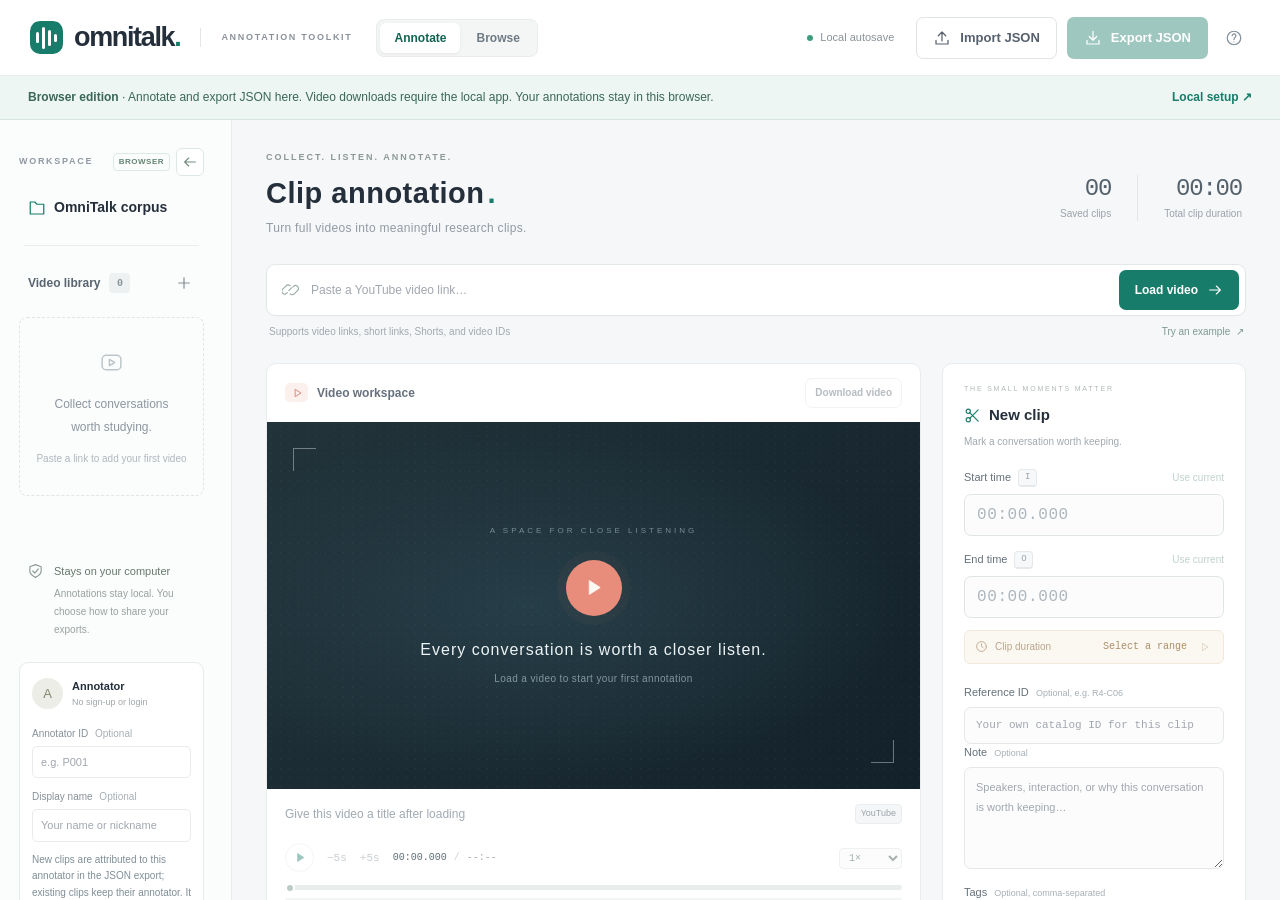
<file: index.html>
<!doctype html>
<html lang="en">
  <head>
    <meta charset="utf-8">
    <meta name="viewport" content="width=device-width, initial-scale=1">
    <meta name="referrer" content="strict-origin-when-cross-origin">
    <meta name="theme-color" content="#177c69">
    <meta name="description" content="OmniTalk local video annotation workspace. Mark clips, add notes, and export JSON.">
    <title>OmniTalk · Clip annotation</title>
    <link rel="icon" href="data:image/svg+xml,%3Csvg xmlns='http://www.w3.org/2000/svg' viewBox='0 0 40 40'%3E%3Crect width='40' height='40' rx='12' fill='%23177c69'/%3E%3Cpath d='M10 17v6m7-13v20m7-17v14m7-10v6' stroke='white' stroke-width='3' stroke-linecap='round'/%3E%3C/svg%3E">
    <link rel="stylesheet" href="./styles.css">
    <link id="downloads-styles" rel="stylesheet" href="./downloads.css">
    <link rel="stylesheet" href="./browse.css">
    <script type="module" src="./app.js"></script>
    <script type="module" src="./browse.js"></script>
  </head>
  <body data-mode="static">
    <svg class="icon-definitions" aria-hidden="true" xmlns="http://www.w3.org/2000/svg">
      <defs>
        <symbol id="i-plus" viewBox="0 0 24 24"><path d="M12 5v14M5 12h14"/></symbol>
        <symbol id="i-play" viewBox="0 0 24 24"><path d="m9 5 11 7-11 7Z"/></symbol>
        <symbol id="i-pause" viewBox="0 0 24 24"><path d="M8 5v14M16 5v14"/></symbol>
        <symbol id="i-link" viewBox="0 0 24 24"><path d="m10 13 4-4m-6 7-1 1a4 4 0 0 1-6-6l5-5a4 4 0 0 1 6 0m0 12a4 4 0 0 0 6 0l5-5a4 4 0 0 0-6-6l-1 1" transform="translate(0 1) scale(.9)"/></symbol>
        <symbol id="i-download" viewBox="0 0 24 24"><path d="M12 3v12m-5-5 5 5 5-5M4 15v5h16v-5"/></symbol>
        <symbol id="i-upload" viewBox="0 0 24 24"><path d="M12 16V4m-5 5 5-5 5 5M4 15v5h16v-5"/></symbol>
        <symbol id="i-check" viewBox="0 0 24 24"><path d="m5 12 4 4L19 6"/></symbol>
        <symbol id="i-video" viewBox="0 0 24 24"><rect x="3" y="5" width="18" height="14" rx="4"/><path d="m10 9 5 3-5 3Z"/></symbol>
        <symbol id="i-external" viewBox="0 0 24 24"><path d="M13 4h7v7m0-7L10 14m-1-9H4v15h15v-5"/></symbol>
        <symbol id="i-scissors" viewBox="0 0 24 24"><circle cx="6" cy="6" r="3"/><circle cx="6" cy="18" r="3"/><path d="m8 8 12 12M8 16 20 4"/></symbol>
        <symbol id="i-edit" viewBox="0 0 24 24"><path d="m14 5 5 5M4 20l5-1L21 7l-5-5L4 14Z"/></symbol>
        <symbol id="i-trash" viewBox="0 0 24 24"><path d="M3 6h18M9 6V3h6v3M5 6l1 15h12l1-15M10 10v7m4-7v7"/></symbol>
        <symbol id="i-search" viewBox="0 0 24 24"><circle cx="10" cy="10" r="6"/><path d="m15 15 6 6"/></symbol>
        <symbol id="i-clock" viewBox="0 0 24 24"><circle cx="12" cy="12" r="9"/><path d="M12 7v5l3 2"/></symbol>
        <symbol id="i-help" viewBox="0 0 24 24"><circle cx="12" cy="12" r="9"/><path d="M9.5 9a2.5 2.5 0 1 1 4 2c-1.5 1-1.5 1-1.5 3m0 3h.01"/></symbol>
        <symbol id="i-folder" viewBox="0 0 24 24"><path d="M3 7V4h6l3 3h9v13H3Z"/></symbol>
        <symbol id="i-arrow" viewBox="0 0 24 24"><path d="M4 12h16m-6-6 6 6-6 6"/></symbol>
        <symbol id="i-close" viewBox="0 0 24 24"><path d="m6 6 12 12M6 18 18 6"/></symbol>
        <symbol id="i-shield" viewBox="0 0 24 24"><path d="m12 3 8 3v6c0 5-8 9-8 9s-8-4-8-9V6Z"/><path d="m8 12 3 3 5-6"/></symbol>
        <symbol id="i-bookmark" viewBox="0 0 24 24"><path d="M6 3h12v18l-6-4-6 4Z"/></symbol>
      </defs>
    </svg>

    <header class="topbar">
      <a class="brand" href="./" aria-label="OmniTalk workspace">
        <span class="brand-mark" aria-hidden="true"><i></i><i></i><i></i><i></i></span>
        <span>omnitalk<span class="brand-period">.</span></span>
        <span class="brand-caption">ANNOTATION TOOLKIT</span>
      </a>
      <div class="view-switch" role="tablist" aria-label="View">
        <button type="button" role="tab" class="view-tab" id="view-annotate" aria-selected="true" aria-controls="annotate-view">Annotate</button>
        <button type="button" role="tab" class="view-tab" id="view-browse" aria-selected="false" aria-controls="browse-view">Browse</button>
      </div>
      <div class="topbar-actions" data-view-only="annotate">
        <span class="save-status" id="save-status" role="status"><span class="status-dot"></span>Local autosave</span>
        <button class="button secondary" id="import-button"><svg class="icon"><use href="#i-upload"/></svg><span>Import JSON</span></button>
        <input type="file" id="import-file" accept="application/json,.json" multiple hidden>
        <button class="button primary" id="export-button"><svg class="icon"><use href="#i-download"/></svg><span>Export JSON</span></button>
        <button class="icon-button help-button" id="help-button" aria-label="Help"><svg class="icon"><use href="#i-help"/></svg></button>
      </div>
    </header>

    <div id="browser-demo-notice" class="browser-demo-notice" role="note" data-view-only="annotate" hidden>
      <span><strong>Browser edition</strong> · Annotate and export JSON here. Video downloads require the local app. Your annotations stay in this browser.</span>
      <a href="https://github.com/chnln/omnitalk-annotation-toolkit#run-locally" target="_blank" rel="noopener noreferrer">Local setup ↗</a>
    </div>
    <div class="app-layout" id="annotate-view" data-view-only="annotate">
      <aside class="sidebar" id="library-sidebar" aria-label="Project and video library">
        <div class="workspace-label"><span>WORKSPACE</span><span class="local-pill"><span class="status-dot"></span>LOCAL</span><button class="sidebar-toggle" id="sidebar-toggle" type="button" aria-expanded="true" aria-controls="sidebar-content" aria-label="Collapse video library" title="Collapse video library"><svg class="icon" aria-hidden="true"><use href="#i-arrow"/></svg><span class="sidebar-toggle-text">Library</span></button></div>
        <div class="sidebar-content" id="sidebar-content">
        <div class="project-picker" id="project-picker" hidden><select id="project-select" aria-label="Loaded file"></select><button class="icon-button" id="delete-project" type="button" aria-label="Remove this loaded file" title="Remove this loaded file from browser storage"><svg class="icon"><use href="#i-trash"/></svg></button></div>
        <label class="project-field" for="project-name"><svg class="icon"><use href="#i-folder"/></svg><input id="project-name" aria-label="Project name" maxlength="200" value="OmniTalk corpus"></label>
        <div class="sidebar-divider"></div>
        <div class="library-heading"><h2>Video library <span id="video-count" class="count-pill">0</span></h2><button class="icon-button" id="add-video-focus" aria-label="Add video"><svg class="icon"><use href="#i-plus"/></svg></button></div>
        <div class="library-filters" id="library-filters" role="search" aria-label="Filter video library" hidden>
          <label class="library-search"><svg class="icon"><use href="#i-search"/></svg><input id="library-search" placeholder="Filter by title, YouTube ID, or ref ID" aria-label="Filter videos by title, YouTube ID, or reference ID" autocomplete="off"></label>
          <select id="library-annotator" aria-label="Filter videos by annotator"></select>
          <select id="library-status" aria-label="Filter videos by question status"></select>
          <select id="library-scenario" aria-label="Filter videos by scenario category"></select>
          <div class="library-filter-summary" id="library-filter-summary" role="status" hidden><span id="library-filter-count"></span><button class="text-button" id="clear-library-filters" type="button">Clear filters</button></div>
        </div>
        <nav id="video-list" class="video-list" aria-label="Video list"></nav>
        <div class="library-empty" id="library-empty"><svg class="icon"><use href="#i-video"/></svg><p>Collect conversations<br>worth studying.</p><span>Paste a link to add your first video</span></div>
        <div class="sidebar-bottom">
          <div class="privacy-note"><svg class="icon"><use href="#i-shield"/></svg><div><strong>Stays on your computer</strong><p>Annotations stay local. You choose how to share your exports.</p></div></div>
          <div class="participant-card">
            <div class="participant-heading"><span class="avatar" id="participant-avatar">A</span><div><strong>Annotator</strong><span>No sign-up or login</span></div></div>
            <label for="annotator-id">Annotator ID <span class="optional">Optional</span></label><input id="annotator-id" placeholder="e.g. P001" maxlength="200" autocomplete="off" aria-describedby="annotator-help">
            <label for="annotator-name">Display name <span class="optional">Optional</span></label><input id="annotator-name" placeholder="Your name or nickname" maxlength="200" autocomplete="off">
            <p class="annotator-help" id="annotator-help">New clips are attributed to this annotator in the JSON export; existing clips keep their annotator. It is not an account and does not affect downloads.</p>
          </div>
          <span class="sidebar-version">OmniTalk Research · v0.3</span>
        </div>
        </div>
      </aside>

      <main>
        <div class="page-heading">
          <div><div class="eyebrow">COLLECT. LISTEN. ANNOTATE.</div><h1>Clip annotation<span class="heading-dot">.</span></h1><p>Turn full videos into meaningful research clips.</p></div>
          <div class="workspace-stats"><span><strong id="total-clips">00</strong>Saved clips</span><span><strong id="total-duration">00:00</strong>Total clip duration</span></div>
        </div>
        <div class="storage-warning" id="storage-warning" role="alert" hidden><span id="storage-warning-text"></span><button class="text-button" id="recover-storage" hidden>Download original draft</button></div>
        <section class="source-loader" aria-label="Load a YouTube video">
          <form id="source-form"><div class="url-field"><svg class="icon"><use href="#i-link"/></svg><input id="source-url" aria-label="YouTube video link" placeholder="Paste a YouTube video link…" autocomplete="off" spellcheck="false" required></div><button type="submit" class="button primary">Load video<svg class="icon"><use href="#i-arrow"/></svg></button></form>
          <div class="source-helper"><span>Supports video links, short links, Shorts, and video IDs</span><button type="button" class="text-button" id="load-example">Try an example <span aria-hidden="true">↗</span></button></div>
          <p class="field-error" id="source-error" role="alert" hidden></p>
        </section>

        <div class="annotation-grid">
          <section class="video-card" aria-labelledby="video-section-heading">
            <div class="video-card-heading"><div class="video-heading-label"><span class="youtube-mark"><svg class="icon"><use href="#i-play"/></svg></span><h2 id="video-section-heading">Video workspace</h2></div><a id="source-link" class="subtle-link" target="_blank" rel="noopener" hidden>Original video<svg class="icon"><use href="#i-external"/></svg></a></div>
            <div class="player-stage" id="player-stage">
              <div class="video-empty" id="video-empty"><span class="preview-eyebrow">A SPACE FOR CLOSE LISTENING</span><span class="empty-play"><svg class="icon"><use href="#i-play"/></svg></span><h3>Every conversation is worth a closer listen.</h3><p>Load a video to start your first annotation</p><span class="empty-corner top-left"></span><span class="empty-corner bottom-right"></span></div>
              <div id="youtube-mount" hidden><div id="youtube-player"></div></div>
            </div>
            <div class="video-meta"><input id="video-title" aria-label="Video title" placeholder="Give this video a title after loading" maxlength="500" disabled><span class="video-source-badge">YouTube</span></div>
            <div class="video-copy-actions" id="video-copy-actions" hidden>
              <button type="button" class="button secondary" id="copy-video-title">Copy title</button>
              <button type="button" class="button secondary" id="copy-video-url">Copy URL</button>
              <button type="button" class="button secondary video-id-button" id="copy-video-id" aria-label="Copy YouTube ID" title="Copy YouTube ID">Copy ID</button>
            </div>
            <div class="player-notice" id="player-notice" role="status" hidden><span id="player-notice-text"></span><button class="text-button" id="retry-player" hidden>Retry</button></div>
            <div class="transport">
              <div class="transport-controls"><div class="playback-buttons"><button class="play-toggle icon-button" id="play-toggle" aria-label="Play" disabled><svg class="icon"><use href="#i-play"/></svg></button><button class="skip-button" id="seek-back" aria-label="Back 5 seconds" disabled>−5s</button><button class="skip-button" id="seek-forward" aria-label="Forward 5 seconds" disabled>+5s</button><span class="playback-time"><span id="current-time">00:00.000</span><span class="time-divider">/</span><span id="video-duration">--:--</span></span></div><label class="speed-control" for="playback-rate"><span class="sr-only">Playback speed</span><select id="playback-rate" disabled><option value="0.5">0.5×</option><option value="0.75">0.75×</option><option value="1" selected>1×</option><option value="1.25">1.25×</option><option value="1.5">1.5×</option><option value="2">2×</option></select></label></div>
              <input type="range" id="seek-range" min="0" max="1" value="0" step="0.01" aria-label="Video progress" disabled>
              <div class="clip-timeline" id="clip-timeline" aria-label="Annotated ranges"></div>
              <div class="timeline-labels"><span>00:00</span><span id="timeline-middle">--:--</span><span id="timeline-end">--:--</span></div>
            </div>
            <div class="video-card-footer"><span class="status-dot muted"></span><span id="player-footnote">Playback needs internet · Times can also be entered manually</span><button class="text-button keyboard-help" id="keyboard-help">Shortcuts <kbd>?</kbd></button></div>
          </section>

          <section class="editor-card" aria-labelledby="editor-heading">
            <div class="editor-header"><span class="section-kicker">THE SMALL MOMENTS MATTER</span><div><h2 id="editor-heading"><svg class="icon"><use href="#i-scissors"/></svg><span id="editor-title">New clip</span></h2><button class="text-button" id="cancel-edit" hidden>Cancel editing</button></div><p>Mark a conversation worth keeping.</p></div>
            <form id="clip-form">
              <fieldset id="clip-fields" disabled>
                <div class="time-field"><div class="field-label"><label for="clip-start">Start time <kbd>I</kbd></label><button type="button" class="capture-button" id="capture-start" disabled>Use current</button></div><input id="clip-start" class="time-input" placeholder="00:00.000" autocomplete="off" spellcheck="false" required></div>
                <div class="time-field"><div class="field-label"><label for="clip-end">End time <kbd>O</kbd></label><button type="button" class="capture-button" id="capture-end" disabled>Use current</button></div><input id="clip-end" class="time-input" placeholder="00:00.000" autocomplete="off" spellcheck="false" required></div>
                <div class="selection-duration"><svg class="icon"><use href="#i-clock"/></svg><span>Clip duration</span><strong id="selection-duration">Select a range</strong><button type="button" class="icon-button" id="preview-draft" aria-label="Preview current range" disabled><svg class="icon"><use href="#i-play"/></svg></button></div>
                <label for="clip-ref" class="form-label">Reference ID <span class="optional">Optional, e.g. R4-C06</span></label><input id="clip-ref" class="ref-input" maxlength="100" autocomplete="off" spellcheck="false" placeholder="Your own catalog ID for this clip">
                <label for="clip-note" class="form-label">Note <span class="optional">Optional</span></label><textarea id="clip-note" rows="4" maxlength="20000" placeholder="Speakers, interaction, or why this conversation is worth keeping…"></textarea>
                <label for="clip-tags" class="form-label">Tags <span class="optional">Optional, comma-separated</span></label><input id="clip-tags" maxlength="1200" placeholder="e.g. group conversation, overlapping speech">
                <span class="form-label" id="clip-scenarios-label">Scenario category <span class="optional">Optional, usually one</span></span><div class="scenario-chips" id="clip-scenarios" role="group" aria-labelledby="clip-scenarios-label" aria-describedby="clip-scenarios-help"></div>
                <p class="scenario-help" id="clip-scenarios-help">Pick the dominant scenario. Add another only when a distinct scenario is clearly shown; avoid unnecessary labels. If none fits, leave this empty and describe the scenario in the note (“No suitable scenario label”).</p>
                <p class="field-error" id="clip-error" role="alert" hidden></p>
                <button class="button primary save-clip" type="submit" id="save-clip"><svg class="icon"><use href="#i-plus"/></svg><span id="save-clip-label">Add clip</span><kbd>⌘ ↵</kbd></button>
                <p class="editor-hint">Enter seconds or <span class="mono">mm:ss.sss</span></p>
              </fieldset>
            </form>
          </section>
        </div>

        <section class="qa-card" id="qa-panel" aria-labelledby="qa-heading">
          <div class="qa-heading"><div><span class="section-kicker">DESIGN THE QUESTIONS</span><h2 id="qa-heading">Questions</h2><p id="qa-context">Save a clip, then design its questions here.</p></div><div class="qa-heading-actions"><button type="button" class="button secondary" id="qa-add" disabled>+ Add question</button><button type="button" class="text-button" id="qa-toggle" aria-expanded="true" aria-controls="qa-body">Collapse ▴</button></div></div>
          <div id="qa-body">
          <div id="qa-content" hidden>
            <div class="qa-clip-bar"><label for="qa-clip-select">Selected clip</label><select id="qa-clip-select" aria-label="Select clip for questions"></select><button type="button" class="button secondary ref-copy" id="qa-copy-ref" title="Copy reference ID" hidden></button><button type="button" class="button secondary" id="qa-preview">Preview clip</button><label for="qa-subtitles">Subtitle status</label><select id="qa-subtitles"><option value="unknown">Not reviewed</option><option value="none">No subtitles</option><option value="present">With subtitles</option><option value="masked">Subtitle masked</option></select></div>
            <p class="qa-help">Subtitle status describes the clip; it does not mask or modify the video.</p>
            <div class="qa-layout"><nav id="qa-list" aria-label="Questions for selected clip"></nav><div id="qa-editor"></div></div>
          </div>
          <p class="qa-footnote">Questions autosave as drafts and are included in JSON exports. Ready means author-complete, not peer-reviewed.</p>
          </div>
        </section>

        <section class="clips-card" aria-labelledby="clips-heading">
          <div class="clips-heading"><div><h2 id="clips-heading">Clips <span class="count-pill" id="clip-count">0</span></h2><p id="clips-description">Load a video, then add clips to this list.</p></div><div class="clips-actions"><label class="clip-search"><svg class="icon"><use href="#i-search"/></svg><input id="clips-search" placeholder="Search notes, tags, scenarios or questions" aria-label="Search notes, tags, scenarios or questions"></label><button class="button secondary" id="download-all-clips" type="button" disabled><svg class="icon"><use href="#i-download"/></svg>Download all</button></div></div>
          <div class="clips-empty" id="clips-empty"><span class="empty-bookmark"><svg class="icon"><use href="#i-bookmark"/></svg></span><h3>Your corpus starts with the first clip</h3><p>Mark the start and end, add your observations, then click Add clip.</p><span class="empty-step"><kbd>I</kbd><span>Mark start</span><span class="step-dash"></span><kbd>O</kbd><span>Mark end</span></span></div>
          <div class="table-scroll" id="clips-table-container" hidden><table><thead><tr><th scope="col">Clip</th><th scope="col">Time range</th><th scope="col">Note</th><th scope="col">Scenario · tags</th><th scope="col" class="actions-heading">Actions</th></tr></thead><tbody id="clips-body"></tbody></table></div>
          <div class="no-results" id="no-results" hidden>No matching clips. Try another search.</div>
          <div class="clips-footer"><svg class="icon"><use href="#i-check"/></svg><span>Clips and their questions are annotations. Saved in this browser; Export JSON creates a file.</span><span class="json-badge">.json</span></div>
        </section>
        <footer class="page-footer"><span>A quiet workspace for careful observation.</span><span>LOCAL FIRST. HUMAN ANNOTATED.</span></footer>
      </main>
    </div>

    <div class="browse-view" id="browse-view" data-view-only="browse" role="tabpanel" aria-labelledby="view-browse">
      <main class="browse-main">
        <div class="page-heading">
          <div><div class="eyebrow">READ. CHECK. EDIT.</div><h1>QA files<span class="heading-dot">.</span></h1><p>Browse, check and edit OmniTalk QA submission files (JSONL), then export a clean copy.</p></div>
          <div class="workspace-stats"><span><strong id="browse-total">00</strong>Questions</span><span><strong id="browse-error-total">00</strong>Lines with errors</span></div>
        </div>
        <div class="storage-warning" id="browse-storage-warning" role="alert" hidden><span id="browse-storage-warning-text"></span></div>
        <section class="browse-toolbar" aria-label="Files and video sources">
          <div class="browse-toolbar-group">
            <select id="browse-dataset" aria-label="Loaded QA file" hidden></select>
            <button class="icon-button" id="browse-remove-dataset" type="button" aria-label="Remove this QA file" title="Remove this QA file from browser storage" hidden><svg class="icon"><use href="#i-trash"/></svg></button>
            <button class="button secondary" id="browse-import" type="button"><svg class="icon"><use href="#i-upload"/></svg><span>Import JSONL</span></button>
            <input type="file" id="browse-import-file" accept=".jsonl,.ndjson,.txt,application/jsonl,application/x-ndjson,text/plain" multiple hidden>
            <button class="button primary" id="browse-export" type="button" disabled><svg class="icon"><use href="#i-download"/></svg><span>Export JSONL</span></button>
          </div>
          <div class="browse-toolbar-group">
            <button class="button secondary" id="browse-drive-import" type="button" title="Import a JSON file that maps clip IDs to Google Drive file IDs">Drive mapping</button>
            <input type="file" id="browse-drive-file" accept=".json,application/json" hidden>
            <span class="info-tip">
              <button class="info-tip-button" type="button" aria-label="How the Drive mapping works" aria-describedby="browse-drive-info">i</button>
              <span class="info-tip-panel" id="browse-drive-info" role="tooltip">
                <strong>How the Drive mapping works</strong>
                <span>Google Drive plays a file by its file ID, not by its name. The mapping tells this page which Drive file belongs to each <code>video_clip_id</code>. For a line with <code>video_clip_id</code> <code>Nan-001</code>, the page looks up <code>Nan-001</code>, gets the file ID and opens that file in Drive's player.</span>
                <strong>The file you need</strong>
                <span>One <code>.json</code> file in either form:</span>
                <code class="info-tip-code">{ "Nan-001": "&lt;Drive file ID&gt;", "Nan-002": "…" }</code>
                <code class="info-tip-code">[ { "title": "Nan-001.mp4", "id": "&lt;Drive file ID&gt;" }, … ]</code>
                <span>The file ID is the part between <code>/d/</code> and <code>/view</code> in a clip's share link. In the list form, entries that are not <code>.mp4</code> files are skipped.</span>
                <span>If you do not know how to get the Drive file IDs, use the YouTube player instead: it needs no mapping.</span>
                <strong>To play the clips</strong>
                <span>Each clip must be shared with you on Drive, or with anyone who has the link. The mapping is kept in this browser only; nothing is uploaded.</span>
              </span>
            </span>
            <span class="browse-source-status" id="browse-drive-status">No Drive mapping</span>
            <button class="text-button" id="browse-drive-clear" type="button" hidden>Clear</button>
            <button class="button secondary" id="browse-local-pick" type="button" title="Choose clip files named &lt;video_clip_id&gt;.mp4 from this computer">Local clips</button>
            <input type="file" id="browse-local-file" accept="video/*,.mp4,.mov,.webm,.mkv" multiple hidden>
            <span class="browse-source-status" id="browse-local-status">No local clips</span>
          </div>
        </section>
        <div class="browse-tabs" role="tablist" aria-label="Browse sections">
          <button type="button" role="tab" class="browse-tab" id="browse-tab-questions" aria-selected="true" aria-controls="browse-questions">Questions</button>
          <button type="button" role="tab" class="browse-tab" id="browse-tab-format" aria-selected="false" aria-controls="browse-format">Format <span class="count-pill" id="browse-format-version">v1.0</span></button>
        </div>
        <section id="browse-questions" role="tabpanel" aria-labelledby="browse-tab-questions">
          <div class="browse-report" id="browse-import-report" role="status" hidden><div id="browse-import-report-text"></div><button class="text-button" id="browse-dismiss-report" type="button">Dismiss</button></div>
          <div class="browse-drop" id="browse-empty"><span class="empty-bookmark"><svg class="icon"><use href="#i-upload"/></svg></span><h3>Open a QA file</h3><p>Drop .jsonl files here or use Import JSONL. Each file stays a separate dataset. You can also drop a Drive mapping (.json) or clip videos (.mp4).</p><span class="browse-drop-hint">The format is described in the Format tab.</span></div>
          <div id="browse-workspace" hidden>
            <div class="browse-summary" id="browse-summary"></div>
            <div class="browse-grid">
              <aside class="browse-list-card" aria-label="Questions in this file">
                <div class="browse-filters" role="search">
                  <label class="library-search"><svg class="icon"><use href="#i-search"/></svg><input id="browse-search" placeholder="Search clip ID, question ID or text" aria-label="Search clip ID, question ID or text" autocomplete="off"></label>
                  <select id="browse-scenario" aria-label="Filter by scenario"></select>
                  <select id="browse-status" aria-label="Filter by problems"></select>
                  <label class="browse-check"><input type="checkbox" id="browse-hide-answers"> Hide answers</label>
                </div>
                <div class="browse-list-meta"><span id="browse-count" role="status"></span><button class="text-button" id="browse-undo" type="button" disabled>Undo last edit</button></div>
                <nav class="browse-list" id="browse-list" aria-label="Question list"></nav>
              </aside>
              <section class="browse-detail" id="browse-detail" aria-label="Selected question"></section>
            </div>
          </div>
        </section>
        <section id="browse-format" class="browse-format" role="tabpanel" aria-labelledby="browse-tab-format" hidden></section>
        <footer class="page-footer"><span>QA files stay in this browser until you export them.</span><span>ONE QUESTION PER LINE.</span></footer>
      </main>
    </div>
    <dialog id="browse-confirm" class="confirm-dialog"><h2 id="browse-confirm-title"></h2><p id="browse-confirm-message"></p><div class="dialog-actions"><button class="button secondary" id="browse-confirm-cancel">Cancel</button><button class="button primary" id="browse-confirm-accept">Confirm</button></div></dialog>
    <div class="toast" id="browse-toast" role="status" hidden><svg class="icon"><use href="#i-check"/></svg><span id="browse-toast-message"></span></div>

    <dialog id="help-dialog" class="help-dialog"><div class="dialog-heading"><div><div class="eyebrow">A LITTLE FIELD GUIDE</div><h2>Start building your corpus</h2></div><button class="icon-button" id="close-help" aria-label="Close help"><svg class="icon"><use href="#i-close"/></svg></button></div><ol class="help-steps"><li><strong>Optionally enter an annotator ID, then paste a video link.</strong><p>Each new clip records this annotator in the exported JSON; it does not create an account. Clip ranges, notes, and tags are your annotations.</p></li><li><strong>Play, mark, and record your observations.</strong><p>Click “Use current” or enter seconds or mm:ss.sss. Click Add clip to place it in the list below. Each video has its own clips and unfinished draft; switch videos in the library.</p></li><li><strong>Export JSON to share with your project lead.</strong><p>Exports save a JSON file through the local server. The dialog shows its location. Import one or more files to continue annotating; each file stays separate, and the selector at the top of the sidebar switches between them.</p></li></ol><div class="shortcut-grid"><span><kbd>Space</kbd>Play / pause</span><span><kbd>I</kbd>Mark start</span><span><kbd>O</kbd>Mark end</span><span><kbd>⌘ / Ctrl ↵</kbd>Add clip</span></div><p class="help-note">Shortcuts work outside text fields. If the YouTube player has focus, click elsewhere on this page first. The save shortcut also works inside clip fields.</p><div class="help-details"><p><strong>Local storage: </strong>Annotations and unfinished drafts are saved in this browser’s localStorage. Storage is separate for each browser, host, and port; clearing browser data removes it. Export regularly, and avoid editing the same project in multiple tabs.</p><p><strong>YouTube limitations: </strong>Videos need internet access and must allow embedding. The page has no comments or recommendation sidebar, but YouTube controls the player’s branding, ads, and end recommendations. You can still enter times manually if playback fails. Times are stored to milliseconds, without a guarantee of frame accuracy.</p><p><strong>Audio and subtitles: </strong>Use Download video for the full video, a clip row for one clip, or Download all for all clips of the selected video. Choose a save folder before starting. Video downloads include source audio. Audio-only extraction and subtitle import are not implemented yet.</p></div></dialog>
    <dialog id="confirm-dialog" class="confirm-dialog"><h2 id="confirm-title"></h2><p id="confirm-message"></p><div class="dialog-actions"><button class="button secondary" id="confirm-cancel">Cancel</button><button class="button primary" id="confirm-accept">Confirm</button></div></dialog>
    <dialog id="export-dialog" class="export-dialog">
      <div class="dialog-heading"><div><div class="eyebrow">READY TO SHARE</div><h2>Export annotations</h2></div><button class="icon-button" id="close-export" aria-label="Close export"><svg class="icon"><use href="#i-close"/></svg></button></div>
      <p id="export-feedback" class="export-feedback" role="status"></p>
      <div id="export-path-container" hidden><label for="export-path" class="form-label">Saved file</label><input id="export-path" class="mono" readonly><button class="text-button" id="copy-export-path">Copy path</button></div>
      <p class="export-help">Saved clips include all questions, including Drafts. Video files are downloaded separately.</p>
      <div class="dialog-actions"><button class="button secondary" id="copy-export-json">Copy JSON</button><button class="button secondary" id="download-export-copy"><svg class="icon"><use href="#i-download"/></svg>Download a copy</button><button class="button primary" id="done-export">Done</button></div>
    </dialog>
    <div class="toast" id="toast" role="status" hidden><svg class="icon"><use href="#i-check"/></svg><span id="toast-message"></span></div>
    <noscript><div class="noscript">JavaScript is required to load the player and save annotations. Enable it and refresh this page.</div></noscript>
  </body>
</html>
</file>
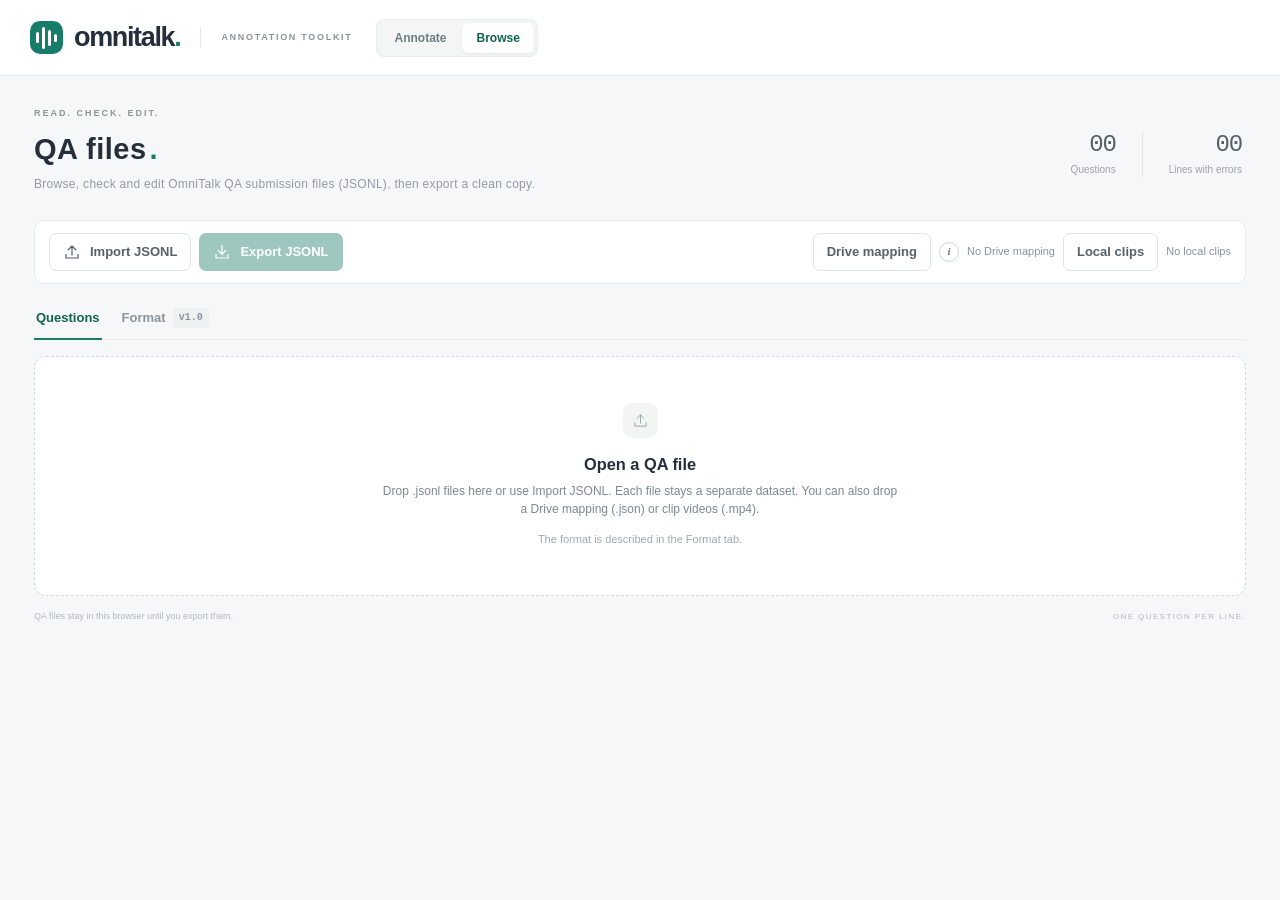
<file: browse/index.html>
<!doctype html>
<html lang="en">
<head>
<meta charset="utf-8">
<title>OmniTalk · Browse</title>
<meta http-equiv="refresh" content="0; url=../?view=browse">
<script>location.replace("../?view=browse" + location.hash);</script>
</head>
<body><p><a href="../?view=browse">Open the Browse view</a></p></body>
</html>
</file>
<file: styles.css>
@charset "UTF-8";
:root{--bg:#f6f7f9;--paper:#fff;--text:#242f3b;--muted:#89919d;--line:#e8eced;--green:#177c69;--green-dark:#106351;--green-wash:#eaf4f0;--rose:#e98272;--mono:"SFMono-Regular",Consolas,"Liberation Mono",monospace;--sans:-apple-system,BlinkMacSystemFont,"Segoe UI","PingFang SC","Microsoft YaHei",sans-serif}
*{box-sizing:border-box}body{margin:0;background:var(--bg);color:var(--text);font-family:var(--sans);font-size:14px;line-height:1.5;-webkit-font-smoothing:antialiased}button,input,textarea,select{font:inherit}button,a,input,textarea,select{-webkit-tap-highlight-color:transparent}button{cursor:pointer}button:disabled{cursor:not-allowed;opacity:.42}button,a{touch-action:manipulation}a{color:inherit;text-decoration:none}input,textarea,select{color:var(--text)}button:focus-visible,a:focus-visible,input:focus-visible,textarea:focus-visible,select:focus-visible{outline:3px solid #83bcaa;outline-offset:3px}input,textarea{width:100%;min-width:0;background:#fff;border:1px solid #dfe5e6;border-radius:7px;padding:10px 12px;transition:border-color .15s,box-shadow .15s}input::placeholder,textarea::placeholder{color:#a1a7af}input:focus,textarea:focus{border-color:#75ae9f;outline:none;box-shadow:0 0 0 3px #177c6910}textarea{resize:vertical;min-height:94px}input:disabled{background:#f8f9fa}h1,h2,h3,p{margin:0}h2{font-size:15px;font-weight:650}h3{font-weight:600}svg.icon{width:18px;height:18px;flex-shrink:0;fill:none;stroke:currentColor;stroke-width:1.65;stroke-linecap:round;stroke-linejoin:round}.icon-definitions{position:absolute;width:0;height:0;overflow:hidden}.button{display:inline-flex;align-items:center;justify-content:center;gap:9px;padding:10px 16px;border:1px solid transparent;border-radius:7px;font-size:13px;font-weight:550;line-height:20px;white-space:nowrap;transition:background .15s,transform .15s}.button:active:not(:disabled){transform:translateY(1px)}.primary{background:var(--green);color:white}.primary:hover:not(:disabled){background:var(--green-dark)}.secondary{background:white;border-color:#dfe4e5;color:#56616d}.secondary:hover{background:#f6f8f7}.icon-button{display:inline-flex;align-items:center;justify-content:center;width:32px;height:32px;background:transparent;color:#84909a;border:0;border-radius:6px;padding:0;flex-shrink:0}.icon-button:hover:not(:disabled){background:#edf2f1;color:var(--green)}.text-button{border:0;background:none;padding:0;color:var(--green);font-size:12px;font-weight:500;white-space:nowrap}.text-button:hover{text-decoration:underline;text-underline-offset:4px}.topbar{height:76px;display:flex;align-items:center;justify-content:space-between;padding:0 30px;background:var(--paper);border-bottom:1px solid var(--line);gap:24px}.brand{display:flex;align-items:center;gap:11px;font-size:27px;letter-spacing:-1.35px;font-weight:720;line-height:1}.brand-period{color:var(--green)}.brand-mark{height:33px;width:33px;border-radius:10px;background:var(--green);display:flex;align-items:center;justify-content:center;gap:3px}.brand-mark i{width:3px;border-radius:3px;background:#fff;height:11px}.brand-mark i:nth-child(2){height:22px}.brand-mark i:nth-child(3){height:16px}.brand-mark i:nth-child(4){height:8px}.brand .brand-caption{font-size:9px;letter-spacing:1.7px;font-weight:600;color:#8b929b;margin-left:9px;padding-left:20px;border-left:1px solid #e2e6e8;line-height:19px}.topbar-actions{display:flex;align-items:center;gap:10px}.save-status{display:flex;align-items:center;gap:7px;color:#8a9399;font-size:11px;margin-right:12px}.status-dot{display:inline-block;flex-shrink:0;width:6px;height:6px;border-radius:50%;background:#3f9d7e}.status-dot.muted{background:#a9b4b3}.save-status.error{color:#b75c46}.save-status.error .status-dot{background:#cb7560}.app-layout{display:grid;grid-template-columns:232px minmax(0,1fr);min-height:calc(100vh - 76px)}.sidebar{display:flex;flex-direction:column;background:#fbfcfc;border-right:1px solid var(--line);padding:28px 19px 20px;min-width:0}.workspace-label{display:flex;align-items:center;justify-content:space-between;gap:8px;color:#9199a3;font-size:9px;letter-spacing:1.7px;font-weight:600;margin:0 8px 15px}.local-pill{display:flex;gap:5px;align-items:center;border:1px solid #dceae4;border-radius:4px;padding:2px 5px;color:#638574;font-size:8px;letter-spacing:.5px}.local-pill .status-dot{width:4px;height:4px}.project-field{display:flex;align-items:center;gap:8px;padding-left:9px;color:var(--green)}.project-field input{padding:6px 0;border:0;background:transparent;font-size:14px;font-weight:600;box-shadow:none}.sidebar-divider{height:1px;background:var(--line);margin:21px 5px}.library-heading{display:flex;align-items:center;justify-content:space-between;margin:0 4px 14px 9px}.library-heading h2{font-size:12px;color:#596570;display:flex;align-items:center;gap:9px}.count-pill{display:inline-flex;align-items:center;justify-content:center;background:#eef1f1;color:#8b959f;min-width:21px;height:20px;padding:0 6px;border-radius:4px;font-size:10px;font-weight:550;font-family:var(--mono)}.video-list{display:flex;flex-direction:column;gap:6px}.library-filters{display:flex;flex-direction:column;gap:6px;margin:0 4px 12px}.library-search{display:flex;align-items:center;gap:7px;border:1px solid #e7ebed;background:white;padding:0 9px;border-radius:6px}.library-search .icon{width:13px;height:13px;color:#a3b0b6}.library-search input{border:0;box-shadow:none;padding:7px 0;font-size:11px;background:transparent}.library-filters select{width:100%;min-width:0;font-size:11px;color:#56616d;background:white;border:1px solid #e7ebed;border-radius:6px;padding:6px 7px}.library-filter-summary{display:flex;align-items:center;justify-content:space-between;gap:8px;font-size:10px;color:#8e9b97;padding:0 2px}.library-filter-summary[hidden],.library-filters[hidden]{display:none}.library-no-results{font-size:11px;color:#8d969f;text-align:center;padding:18px 8px;border:1px dashed #e0e6e5;border-radius:8px}.video-item{display:flex;gap:11px;align-items:center;text-align:left;background:transparent;border:1px solid transparent;border-radius:8px;padding:11px 9px;min-width:0;width:100%;color:#6f7b84}.video-item:hover{background:#f0f4f3}.video-item.active{background:#eaf3ef;border-color:#d8e9df;color:var(--green)}.video-item-info{min-width:0;flex:1}.video-item-title{display:block;white-space:nowrap;overflow:hidden;text-overflow:ellipsis;font-size:12px;font-weight:550}.video-item-detail{display:block;font-size:10px;margin-top:4px;color:#8e9b97}.video-item-indicator{width:5px;height:5px;background:var(--green);border-radius:50%;flex-shrink:0}.library-empty{padding:32px 8px 27px;text-align:center;margin-top:4px;border:1px dashed #e0e6e5;border-radius:8px;color:#bcc5c8}.library-empty>.icon{height:25px;width:25px;stroke-width:1.4}.library-empty p{font-size:12px;line-height:1.9;color:#8d969f;margin:12px 0 8px}.library-empty>span{font-size:10px;color:#b0b7bd}.sidebar-bottom{margin-top:auto;padding-top:64px}.privacy-note{display:flex;gap:10px;padding:0 8px 23px;color:#8d9c93}.privacy-note .icon{margin-top:2px;width:17px}.privacy-note strong{color:#65786d;font-size:11px;font-weight:500}.privacy-note p{font-size:10px;color:#98a29e;line-height:1.8;margin-top:4px}.participant-card{border:1px solid #e6eae8;border-radius:9px;background:white;padding:15px 12px}.participant-heading{display:flex;align-items:center;gap:9px;margin-bottom:16px}.avatar{width:31px;height:31px;background:#ecede6;color:#7f8870;font-size:13px;border-radius:50%;display:grid;place-items:center;font-weight:500}.participant-heading strong{display:block;font-size:11px;font-weight:600}.participant-heading div>span{display:block;font-size:9px;color:#a0a6a9;margin-top:2px}.participant-card label{display:block;font-size:10px;color:#879098;margin:11px 0 5px}.participant-card input{font-size:11px;padding:7px 8px;border-color:#e7ebea;border-radius:5px}.optional{color:#a7afb5;font-size:10px;font-weight:400;margin-left:4px}.sidebar-version{display:block;color:#b2b9bf;font-size:9px;margin:20px 7px 0}main{min-width:0;padding:31px 34px 18px;max-width:1740px;width:100%;margin:0 auto}.page-heading{display:flex;align-items:center;justify-content:space-between;margin-bottom:27px;gap:20px}.eyebrow{color:#8c9896;font-size:9px;font-weight:550;letter-spacing:2px;margin-bottom:7px}h1{font-size:29px;font-weight:650;letter-spacing:.5px;line-height:1.45}.heading-dot{color:var(--green);padding-left:3px}.page-heading p{font-size:12px;color:#929aa4;margin-top:5px;letter-spacing:.3px}.workspace-stats{display:flex;gap:26px;margin-right:4px;padding-top:9px}.workspace-stats>span{display:flex;flex-direction:column;align-items:flex-end;font-size:10px;color:#9ba2aa;gap:4px}.workspace-stats>span+span{padding-left:26px;border-left:1px solid #e1e6e6}.workspace-stats strong{font:500 24px var(--mono);color:#54616b;letter-spacing:-1.2px}.source-loader{margin-bottom:24px}.source-loader form{display:flex;padding:5px 6px 5px 15px;gap:9px;background:white;border:1px solid #e2e7e7;border-radius:9px;box-shadow:0 2px 4px #283c3203}.url-field{display:flex;align-items:center;gap:11px;flex:1;min-width:0;color:#9aaba7}.url-field input{border:0;padding:9px 0;box-shadow:none;font-size:12px;background:transparent}.source-loader .button{padding:9px 15px;font-size:12px}.source-loader .button .icon{width:16px}.source-helper{display:flex;justify-content:space-between;padding:8px 2px 0 3px;color:#a0a8ae;font-size:10px;gap:10px}.source-helper .text-button{font-size:10px;color:#7d9990}.source-helper .text-button span{padding-left:3px}.annotation-grid{display:grid;grid-template-columns:minmax(0,1fr) 304px;gap:21px;align-items:start}.video-card,.editor-card,.clips-card{background:white;border:1px solid var(--line);border-radius:10px;min-width:0;overflow:hidden;box-shadow:0 2px 5px #23302a02}.video-card-heading{display:flex;align-items:center;justify-content:space-between;padding:14px 18px;height:53px}.video-heading-label{display:flex;align-items:center;gap:9px}.video-card-heading h2{font-size:12px;color:#67717c;font-weight:550}.youtube-mark{background:#fcf0ed;color:#d98075;display:grid;place-items:center;width:23px;height:19px;border-radius:5px}.youtube-mark .icon{width:12px;height:12px;stroke-width:1.8}.subtle-link{display:inline-flex;align-items:center;gap:5px;color:#98a2a8;font-size:10px}.subtle-link:hover{color:var(--green)}.subtle-link .icon{width:12px;height:12px}.player-stage{position:relative;background:#182830;aspect-ratio:16/9;min-height:210px;overflow:hidden}.video-empty{position:absolute;inset:0;display:flex;flex-direction:column;align-items:center;justify-content:center;background:radial-gradient(ellipse at 40% 50%,#263e48 0,transparent 68%),linear-gradient(135deg,#22333a,#13212a);color:#edf3f4;text-align:center;padding:26px}.video-empty:before{content:"";position:absolute;inset:0;opacity:.09;background-image:radial-gradient(#c6d8dc .6px,transparent .6px);background-size:9px 9px;pointer-events:none}.preview-eyebrow{position:relative;font-size:8px;color:#778c97;letter-spacing:3px;margin-bottom:23px}.empty-play{position:relative;background:#e88d7c;width:56px;height:56px;border-radius:50%;display:grid;place-items:center;box-shadow:0 0 0 9px #ea8e7a09}.empty-play .icon{width:23px;height:23px;fill:#fef8f4;color:#fef8f4;margin-left:-2px;stroke-width:1}.video-empty h3{font-size:16px;font-weight:450;letter-spacing:1px;margin:22px 0 9px;position:relative}.video-empty p{font-size:10px;letter-spacing:.4px;color:#8297a1;position:relative}.empty-corner{position:absolute;width:23px;height:23px;opacity:.4;border-color:#63808a}.empty-corner.top-left{top:26px;left:26px;border-top:1px solid;border-left:1px solid}.empty-corner.bottom-right{bottom:26px;right:26px;border-right:1px solid;border-bottom:1px solid}#youtube-mount,#youtube-player,#youtube-mount iframe{position:absolute;inset:0;height:100%;width:100%;border:0}.video-meta{display:flex;align-items:center;gap:12px;padding:13px 18px 8px}.video-meta input{font-size:12px;font-weight:500;border:0;border-radius:2px;background:none;padding:3px 0;box-shadow:none}.video-meta input::placeholder{font-weight:400;color:#a1aab2}.video-source-badge{font-size:9px;color:#9ba2a9;background:#f5f6f7;border:1px solid #e9edee;border-radius:4px;padding:2px 5px}.video-copy-actions{display:flex;flex-wrap:wrap;gap:7px;padding:0 18px 10px}.video-copy-actions .button{font-size:11px;line-height:18px;padding:4px 9px}.video-copy-actions .video-id-button{font-family:var(--mono)}.transport{padding:9px 18px 14px}.transport-controls{display:flex;justify-content:space-between;align-items:center;gap:8px;margin-bottom:13px}.playback-buttons{display:flex;align-items:center;gap:13px}.play-toggle{border:1px solid #e3e9e7;border-radius:50%;height:29px;width:29px;color:var(--green)}.play-toggle .icon{width:13px;height:13px;fill:var(--green);stroke-width:1.5}.play-toggle.playing .icon{fill:none;stroke-width:3}.skip-button{border:0;background:none;color:#7f8b92;font:11px var(--mono);padding:4px 0}.skip-button:hover:not(:disabled){color:var(--green)}.playback-time{font-family:var(--mono);font-size:10px;color:#5f6f76;white-space:nowrap}.time-divider{color:#ccd2d4;padding:0 7px}#video-duration{color:#a7afb3}.speed-control select{font-family:var(--mono);font-size:10px;color:#83928f;border:1px solid #e6ece9;background:#fbfcfb;border-radius:4px;padding:3px 5px;cursor:pointer;max-width:70px}#seek-range{display:block;padding:0;margin:0;width:100%;height:5px;border:0;box-shadow:none;border-radius:5px;appearance:none;background:#e9eeed;accent-color:var(--green);cursor:pointer}#seek-range:disabled{cursor:default}#seek-range::-webkit-slider-thumb{appearance:none;width:10px;height:10px;background:var(--green);border:2px solid white;box-shadow:0 0 0 1px #177c6960;border-radius:50%}#seek-range:disabled::-webkit-slider-thumb{background:#bdcbc6;box-shadow:none}.clip-timeline{position:relative;height:6px;margin-top:8px;background:#f3f5f4;border-radius:2px}.timeline-clip{height:6px;border:0;position:absolute;background:#90beae;border-radius:2px;min-width:3px;padding:0}.timeline-clip:hover{background:var(--green);height:8px;top:-1px}.timeline-labels{display:flex;justify-content:space-between;font:9px var(--mono);color:#acb6ba;margin-top:8px}.video-card-footer{display:flex;align-items:center;gap:7px;border-top:1px solid #edf0f1;padding:11px 18px;color:#a0a9ae;font-size:9px}.video-card-footer .status-dot{width:4px;height:4px}.keyboard-help{margin-left:auto;font-size:9px;color:#929f9a}.keyboard-help kbd{font-size:8px;margin-left:3px}.player-notice{margin:5px 18px 0;padding:9px 11px;background:#faf4e9;border:1px solid #f0e4c7;border-radius:5px;color:#a17b42;font-size:11px;line-height:1.8}.player-notice .text-button{margin-left:9px;font-size:11px}.editor-card{padding:20px 21px 15px}.section-kicker{font-size:7px;letter-spacing:1.8px;color:#b0b7b7;display:block;margin-bottom:10px}.editor-header>div{display:flex;align-items:center;justify-content:space-between}.editor-header h2{display:flex;align-items:center;gap:8px;font-size:15px}.editor-header h2 .icon{color:var(--green);height:17px;width:17px}.editor-header p{font-size:10px;color:#a1a9af;margin-top:7px}.editor-header{margin-bottom:20px}fieldset{border:0;padding:0;margin:0;min-width:0}fieldset:disabled .time-input,fieldset:disabled textarea,fieldset:disabled input{background:#fcfcfd}kbd{font:9px var(--mono);font-weight:400;color:#9ba6ae;background:#f7f8f9;border:1px solid #e5e9eb;border-bottom-width:2px;min-width:19px;height:18px;display:inline-flex;align-items:center;justify-content:center;border-radius:4px;padding:0 4px}.field-label{display:flex;align-items:center;justify-content:space-between;margin-bottom:7px;gap:8px}.field-label label{font-size:11px;color:#65717b;font-weight:500}.field-label label kbd{margin-left:4px;vertical-align:middle}.capture-button{border:0;color:#6a9689;background:none;font-size:10px;padding:0}.capture-button:hover:not(:disabled){color:var(--green);text-decoration:underline;text-underline-offset:3px}.time-input{font:16px var(--mono);letter-spacing:.6px;padding:10px 12px;height:42px;color:#57666e}.time-input::placeholder{color:#adb6bd}.time-field+.time-field{margin-top:15px}.selection-duration{display:flex;align-items:center;gap:7px;border:1px solid #f1e8dc;background:#fbf8f2;border-radius:6px;height:34px;padding:0 10px;margin-top:12px;margin-bottom:20px;color:#b9a58a;font-size:10px}.selection-duration>.icon{width:13px;height:13px}.selection-duration strong{margin-left:auto;font:500 10px var(--mono);color:#aa8e68}.selection-duration>.icon-button{width:19px;height:23px;color:#aa8e68}.selection-duration>.icon-button .icon{width:12px;height:12px}.form-label{display:block;font-size:11px;color:#65717b;font-weight:500;margin-bottom:7px}.editor-card textarea{font-size:11px;line-height:1.8;padding:10px 11px;margin-bottom:15px;border-color:#e4e8e9;display:block}.editor-card input:not(.time-input){font-size:11px;padding:9px 11px;border-color:#e4e8e9}.editor-card .optional{font-size:9px}.save-clip{width:100%;margin-top:20px;font-size:12px;padding:10px 12px;gap:7px}.save-clip .icon{width:15px;height:15px}.save-clip kbd{margin-left:auto;background:#ffffff15;border-color:#ffffff25;color:#cce0d8;font-size:8px;height:19px;letter-spacing:1px}.editor-hint{text-align:center;font-size:9px;color:#abb3b8;margin-top:9px}.mono{font-family:var(--mono)}.field-error{font-size:11px;line-height:1.7;color:#ba604d;margin-top:8px}.clips-card{margin-top:23px}.clips-heading{display:flex;justify-content:space-between;align-items:center;padding:20px 23px 17px;gap:20px}.clips-heading h2{font-size:14px;display:flex;gap:9px;align-items:center}.clips-heading p{color:#a7afb7;font-size:10px;margin-top:5px}.clip-search{display:flex;align-items:center;gap:8px;border:1px solid #e7ebed;padding:0 10px;border-radius:6px;max-width:210px}.clip-search .icon{width:13px;height:13px;color:#a3b0b6}.clip-search input{border:0;box-shadow:none;padding:8px 0;font-size:10px;background:transparent}.clips-empty{border-top:1px solid #f0f2f3;text-align:center;padding:26px 15px 29px}.empty-bookmark{display:inline-flex;width:35px;height:35px;border-radius:10px;background:#f2f5f4;color:#9bab9f;align-items:center;justify-content:center}.empty-bookmark .icon{width:17px;height:17px;stroke-width:1.4}.clips-empty h3{font-size:12px;color:#87948e;margin:11px 0 5px;font-weight:500}.clips-empty p{font-size:10px;color:#b1b8bc}.empty-step{display:inline-flex;align-items:center;gap:6px;font-size:9px;color:#a5afb3;margin-top:15px}.empty-step kbd{font-size:9px;height:18px;min-width:18px}.step-dash{width:21px;height:1px;background:#e6eaea;margin:0 5px}.clips-footer{border-top:1px solid #edf0f1;display:flex;align-items:center;gap:7px;color:#aab3b8;padding:10px 23px;font-size:9px;background:#fdfefe}.clips-footer>.icon{width:12px;height:12px;color:#89a998}.json-badge{margin-left:auto;font-family:var(--mono);color:#b0babd;font-size:9px}.page-footer{display:flex;align-items:center;justify-content:space-between;color:#b0b8be;font-size:9px;margin-top:14px;gap:15px}.page-footer>span:last-child{font-size:8px;letter-spacing:1.4px}.table-scroll{overflow:auto;border-top:1px solid #edf0f1}table{border-collapse:collapse;width:100%;text-align:left;table-layout:fixed}th{font-size:9px;font-weight:500;color:#9ea7ad;background:#fcfdfd;padding:10px 12px;border-bottom:1px solid #edf0f1}th:first-child{width:85px;padding-left:22px}th:nth-child(2){width:173px}th:nth-child(4){width:115px}th:last-child{width:102px;padding-right:20px}td{padding:14px 12px;border-bottom:1px solid #f0f3f3;vertical-align:middle;font-size:11px}tr:last-child td{border-bottom:0}tbody tr:hover{background:#fbfdfc}tbody tr.editing{background:#f2f8f4}td:first-child{padding-left:22px}.clip-number{display:flex;align-items:center;gap:6px;color:#94a39c;font:10px var(--mono)}.clip-number .icon-button{width:23px;height:23px;color:var(--green);background:#eef5f1}.clip-number .icon{width:12px;height:12px}.clip-time{font:10px var(--mono);color:#657972;white-space:nowrap;letter-spacing:-.3px}.clip-length{font:9px var(--mono);color:#acb7b4;margin-top:4px}.clip-note-text{color:#7b858d;white-space:pre-wrap;overflow-wrap:anywhere;display:-webkit-box;-webkit-line-clamp:3;-webkit-box-orient:vertical;overflow:hidden;line-height:1.8}.clip-note-text.empty{color:#c0c7ca}.tag-list{display:flex;flex-wrap:wrap;gap:4px}.clip-tag{display:inline-block;max-width:100%;overflow:hidden;text-overflow:ellipsis;white-space:nowrap;font-size:8px;line-height:1.6;padding:2px 5px;border-radius:3px;background:#f0f4f1;color:#889d90}.row-actions{display:flex;gap:4px;justify-content:flex-end}.row-actions .icon-button{width:25px;height:26px}.row-actions .icon{width:13px;height:13px}.row-actions .delete-clip:hover{background:#fcf0ed;color:#c46f5d}.actions-heading{text-align:right}.no-results{padding:45px 20px;text-align:center;color:#a2abae;font-size:12px;border-top:1px solid var(--line)}dialog{border:1px solid var(--line);border-radius:14px;padding:30px;max-width:580px;width:calc(100% - 36px);color:var(--text);box-shadow:0 24px 100px #182d3430}dialog::backdrop{background:#10242d65;backdrop-filter:blur(3px)}.dialog-heading{display:flex;justify-content:space-between;align-items:start;margin-bottom:22px}.dialog-heading h2{font-size:20px}.help-steps{padding-left:20px;margin:0 0 12px;list-style-type:decimal-leading-zero}.help-steps li{padding-left:8px;margin-bottom:18px;color:var(--green);font-size:12px}.help-steps strong{color:#57656c;font-weight:600}.help-steps p{font-size:11px;color:#97a2a8;margin-top:5px;line-height:1.8}.shortcut-grid{display:grid;grid-template-columns:1fr 1fr;gap:12px;padding:17px;background:#f7f9f8;border-radius:8px}.shortcut-grid>span{display:flex;align-items:center;gap:8px;font-size:11px;color:#7b898f}.help-note{font-size:10px;color:#a2adb1;line-height:1.8;margin:12px 0 18px}.help-details{border-top:1px solid var(--line);padding-top:16px}.help-details p{font-size:11px;color:#95a1a7;line-height:1.9;margin-bottom:10px}.help-details strong{font-weight:500;color:#6d7d83}.confirm-dialog{max-width:420px}.confirm-dialog h2{font-size:18px;margin-bottom:12px}.confirm-dialog>p{font-size:12px;color:#8a969d;line-height:1.9;white-space:pre-line}.dialog-actions{display:flex;justify-content:flex-end;gap:10px;margin-top:25px}.toast{position:fixed;bottom:25px;left:50%;transform:translateX(-50%);display:flex;align-items:center;gap:8px;padding:12px 19px;border:1px solid #d8e7e0;background:#f4fcf7;box-shadow:0 4px 25px #29413713;border-radius:8px;color:#407c65;font-size:12px;z-index:50;max-width:calc(100vw - 32px)}.toast.error{background:#fff5f0;border-color:#f1d5c8;color:#b96d4f}.toast .icon{width:15px;height:15px}.storage-warning{padding:12px 15px;margin-bottom:20px;border:1px solid #ebd9bb;background:#fff7e9;color:#b38b4b;border-radius:7px;font-size:11px;line-height:1.8}.storage-warning button{margin-left:12px}.sr-only{position:absolute;width:1px;height:1px;padding:0;overflow:hidden;clip:rect(0,0,0,0);white-space:nowrap;border:0}.noscript{position:fixed;inset:0;z-index:100;background:#fff;display:grid;place-items:center}[hidden]{display:none!important}
@media(min-width:1600px){main{padding:37px 46px 24px}.annotation-grid{grid-template-columns:minmax(0,1fr) 330px;gap:26px}.editor-card{padding:25px}.editor-header{margin-bottom:25px}.time-field+.time-field{margin-top:20px}.editor-card textarea{min-height:116px}.editor-hint{margin-top:13px}.source-loader{margin-bottom:28px}.player-stage{max-height:620px}}
@media(max-width:1250px){.brand .brand-caption{display:none}.app-layout{grid-template-columns:210px minmax(0,1fr)}main{padding:27px 25px 18px}.sidebar{padding-left:15px;padding-right:15px}.annotation-grid{grid-template-columns:minmax(0,1fr) 280px;gap:17px}.editor-card{padding:19px 17px 14px}.playback-buttons{gap:9px}.playback-time{font-size:9px}.time-divider{padding:0 4px}.transport{padding-left:14px;padding-right:14px}.video-empty h3{font-size:14px}.preview-eyebrow{font-size:7px;letter-spacing:2px;margin-bottom:18px}.empty-play{width:48px;height:48px}.video-empty h3{margin-top:19px}.video-card-footer{padding-left:13px;padding-right:13px;font-size:8px}.keyboard-help{font-size:8px}.clip-note-text{font-size:10px}th:nth-child(4){width:100px}th:nth-child(2){width:161px}}
@media(max-width:1060px){.topbar{padding:0 22px;gap:15px}.save-status{display:none}.app-layout{grid-template-columns:195px minmax(0,1fr)}main{padding:25px 23px 18px}.annotation-grid{grid-template-columns:minmax(0,1fr)}.editor-card{padding:20px}.editor-header{margin-bottom:17px}.editor-card fieldset{display:grid;grid-template-columns:1fr 1fr;gap:12px 18px;align-items:start}.time-field+.time-field{margin-top:0}.selection-duration{grid-column:1/-1;margin:0}.editor-card .form-label{margin-bottom:-6px}.editor-card .form-label[for=clip-note]{grid-column:1/-1}.editor-card textarea{grid-column:1/-1;min-height:80px;margin:0}.editor-card .form-label[for=clip-tags]{grid-column:1/-1}#clip-tags{grid-column:1/-1}.save-clip{margin-top:0}.editor-hint{text-align:right;align-self:center;margin:0}.editor-card .field-error{grid-column:1/-1;margin:0}.workspace-stats{gap:15px}.workspace-stats>span+span{padding-left:15px}.workspace-stats strong{font-size:21px}.page-heading h1{font-size:26px}.page-heading p{font-size:11px}.clips-heading{padding-left:18px;padding-right:18px}.clip-search{max-width:170px}table{min-width:590px}.page-footer{font-size:8px}.page-footer>span:last-child{font-size:7px;letter-spacing:.7px}}
@media(max-width:720px){.topbar{height:auto;min-height:69px;padding:15px 18px;flex-wrap:wrap;gap:14px}.brand{font-size:25px}.brand-mark{width:30px;height:30px}.topbar-actions{gap:7px;margin-left:auto}.topbar-actions .button{font-size:11px;padding:7px 10px;gap:6px}.topbar-actions .icon{width:15px;height:15px}.help-button{width:23px}.app-layout{display:flex;flex-direction:column;min-height:calc(100vh - 69px)}.sidebar{border-right:0;border-bottom:1px solid var(--line);padding:18px;display:grid;grid-template-columns:1fr 1fr;gap:12px 18px}.workspace-label{grid-column:1/-1;margin:0}.project-field{padding-left:0}.sidebar-divider,.sidebar-version,.privacy-note{display:none}.library-heading{margin:0;justify-content:flex-end;gap:10px}.video-list{grid-column:1/-1;display:flex;flex-direction:row;overflow:auto}.library-filters{grid-column:1/-1;display:grid;grid-template-columns:repeat(auto-fit,minmax(140px,1fr));margin:0}.library-filter-summary{grid-column:1/-1}.video-item{min-width:160px;max-width:210px}.library-empty{display:none}.sidebar-bottom{margin:0;padding:0;grid-column:1/-1}.participant-card{padding:0;border:0;border-radius:0;background:none;display:grid;grid-template-columns:1fr 1fr;column-gap:14px}.participant-heading{display:none}.participant-card label{grid-row:1;margin:0 0 5px;font-size:9px}.participant-card input{grid-row:2;background:white}main{padding:23px 18px 17px}.page-heading{margin-bottom:21px}.eyebrow{font-size:8px;letter-spacing:1.5px}.workspace-stats{gap:12px}.workspace-stats>span+span{padding-left:12px}.workspace-stats strong{font-size:20px}.workspace-stats>span{font-size:8px}.page-heading h1{font-size:25px}.page-heading p{font-size:10px}.source-loader form{padding-left:11px}.url-field{gap:7px}.url-field input{font-size:11px}.source-loader .button{padding:8px 10px;font-size:11px;gap:4px}.source-loader .button .icon{width:13px}.source-helper{font-size:9px}.source-helper .text-button{font-size:9px}.clips-heading{align-items:start;gap:12px}.clips-heading p{font-size:9px}.clip-search{max-width:142px}.clip-search input{font-size:9px}.clips-footer{padding-left:17px;padding-right:17px;font-size:8px}.page-footer>span:last-child{display:none}.video-card-footer{font-size:9px}.preview-eyebrow{font-size:7px}.video-empty h3{font-size:15px}dialog{padding:24px}.shortcut-grid{padding:12px;gap:12px 8px}.shortcut-grid>span{font-size:10px;gap:5px}}
.clips-heading{flex-wrap:wrap}.clips-heading>div:first-child{flex:1 1 220px;min-width:0}.clips-heading p{overflow-wrap:anywhere}.clips-actions{display:flex;align-items:center;flex-wrap:wrap;gap:10px}.clips-actions .clip-search{flex:1;min-width:125px}.clips-actions .button{padding:8px 12px;font-size:11px}.video-item-title{white-space:normal;display:-webkit-box;-webkit-line-clamp:2;-webkit-box-orient:vertical;line-height:1.5}
.video-library-row{display:flex;align-items:center;gap:2px;min-width:0}.video-library-row .video-item{flex:1;width:auto;min-width:0;max-width:none}.delete-video-button{width:27px;height:32px;flex:0 0 27px;color:#98a3ab}.delete-video-button:hover,.delete-video-button:focus-visible{color:#b96755;background:#fcf0ed}.annotator-help{font-size:10px;line-height:1.65;color:#7f8e96;margin:10px 0 0}
.sidebar-content{display:flex;flex-direction:column;flex:1;min-width:0}.sidebar .workspace-label{gap:6px;margin-left:0;margin-right:0}.sidebar .workspace-label>.local-pill{margin-left:auto}.sidebar-toggle{display:flex;align-items:center;justify-content:center;width:28px;height:28px;padding:4px;border:1px solid #dfe7e4;border-radius:6px;color:#738c80;background:#fff;flex-shrink:0}.sidebar-toggle:hover{color:var(--green);background:#edf5f0}.sidebar-toggle .icon{width:16px;height:16px;transform:rotate(180deg)}.sidebar-toggle-text{display:none;font-size:9px;font-weight:550;letter-spacing:0}.sidebar-collapsed .app-layout{grid-template-columns:64px minmax(0,1fr)}.sidebar-collapsed .sidebar{padding:22px 8px 20px}.sidebar-collapsed .workspace-label{justify-content:center;margin:0}.sidebar-collapsed .workspace-label>span{display:none}.sidebar-collapsed .sidebar-toggle{flex-direction:column;width:46px;height:auto;padding:8px 3px;gap:7px;color:var(--green)}.sidebar-collapsed .sidebar-toggle .icon{transform:none}.sidebar-collapsed .sidebar-toggle-text{display:block}
@media(max-width:720px){.sidebar-content{display:contents}.sidebar-toggle .icon{transform:rotate(-90deg)}.sidebar-collapsed .sidebar{display:flex;padding:12px 18px}.sidebar-collapsed .workspace-label{width:100%;justify-content:space-between}.sidebar-collapsed .workspace-label>span:first-child{display:block}.sidebar-collapsed .sidebar-toggle{flex-direction:row;width:auto;height:30px;padding:5px 9px}.sidebar-collapsed .sidebar-toggle .icon{transform:rotate(90deg)}}
@media(max-width:720px){.video-library-row{flex:0 0 230px;max-width:250px}.annotator-help{grid-column:1/-1;grid-row:3}}
@media(prefers-reduced-motion:reduce){*,*:before,*:after{transition:none!important;scroll-behavior:auto!important}}
.export-feedback{font-size:12px;line-height:1.8;color:#4f826c;background:#eff7f2;border:1px solid #deece3;border-radius:7px;padding:12px 14px;margin-bottom:20px}.export-feedback.error{color:#ac7350;background:#fff8ee;border-color:#f0e2ce}.export-help{font-size:11px;color:#a1adb2;line-height:1.8;margin-top:18px}#export-path{font-size:10px;padding:11px;margin-bottom:9px;background:#f9fbfa}.export-dialog .dialog-actions{flex-wrap:wrap}.export-dialog .dialog-actions .button{font-size:12px;padding:8px 12px}th:last-child{width:125px}

/* Clip-specific question design workspace */
.qa-card { margin: 24px 0; padding: 18px 22px; background: #fff; border: 1px solid #dfe7e3; border-radius: 16px; scroll-margin-top: 24px; }
.qa-heading, .qa-section-heading, .qa-editor-footer { display:flex; align-items:center; justify-content:space-between; gap:16px; }
.qa-heading h2 { margin:4px 0; font-size:21px; }
.qa-heading p, .qa-footnote, .qa-help { color:#64756e; font-size:13px; line-height:1.6; }
.qa-clip-bar { display:flex; align-items:center; gap:12px; flex-wrap:wrap; margin:12px 0; padding:10px; background:#f5f8f6; border-radius:10px; font-size:13px; }
.qa-clip-bar select { max-width:100%; padding:8px; border:1px solid #cdd9d2; border-radius:6px; background:white; }
.qa-layout { display:grid; grid-template-columns: minmax(150px, 195px) minmax(0,680px); gap:20px; }
#qa-list { display:flex; flex-direction:column; gap:8px; }
.qa-question { text-align:left; padding:10px; border:1px solid #e0e8e3; border-radius:10px; background:#fff; color:#233a30; overflow-wrap:anywhere; }
.qa-question.active { background:#edf5ef; border-color:#77a88b; }
.qa-question-number { display:block; margin-bottom:7px; font-size:11px; color:#60766a; text-transform:uppercase; letter-spacing:.06em; }
.qa-question strong { display:block; font-size:13px; line-height:1.5; }
.qa-field { display:block; font-size:13px; font-weight:600; margin:0 0 12px; }
.qa-field textarea, .qa-option textarea { display:block; width:100%; min-height:36px; padding:7px 9px; border:1px solid #ccd9d1; border-radius:8px; background:#fff; color:#233a30; font:inherit; font-weight:400; line-height:1.5; resize:none; overflow-y:hidden; }
.qa-field textarea { margin-top:8px; }
.qa-option { display:grid; grid-template-columns:20px 18px minmax(0,1fr) 28px; align-items:center; gap:8px; margin:6px 0; }
.qa-option input[type=radio] { width:17px; height:17px; accent-color:#347251; }
.qa-remove { border:0; background:transparent; font-size:22px; color:#8b514b; }
.qa-label { display:block; font-size:13px; margin:12px 0 6px; }
.qa-chips { display:flex; flex-wrap:wrap; gap:8px; }
.qa-chip { padding:7px 18px; border:1px solid #cdd9d2; border-radius:24px; background:#fff; color:#455d50; font-weight:600; }
.qa-chip[aria-pressed=true] { background:#e4f1e7; border-color:#548565; color:#205b38; box-shadow:inset 0 0 0 1px #548565; }
.qa-chip.small { padding:5px 11px; font-size:12px; }
.qa-chips + .qa-field { margin-top:14px; }
.qa-state { font-size:12px; color:#60766a; }
.qa-editor-footer { border-top:1px solid #e0e8e3; padding-top:16px; flex-wrap:wrap; }
.qa-empty { padding:44px 20px; background:#f7f9f7; border-radius:12px; text-align:center; color:#60766a; }
.qa-footnote { margin:12px 0 0; }
@media(max-width:800px) { .qa-card { padding:18px; } .qa-layout { grid-template-columns:1fr; gap:18px; } #qa-list { flex-direction:row; overflow:auto; } .qa-question { min-width:160px; max-width:240px; } .qa-heading { align-items:flex-start; } }

.qa-heading-actions { display:flex; align-items:center; gap:14px; flex-shrink:0; }
.qa-heading p { margin:4px 0; }
.qa-help { margin:5px 0 8px; }
@media(max-width:520px) { .qa-heading-actions { flex-direction:column; gap:6px; align-items:flex-end; } }

/* Keep question navigation above the paired authoring and evidence panels. */
.qa-card { container: question-workspace / inline-size; }
.qa-layout { grid-template-columns:minmax(0,1fr); gap:16px; }
#qa-list { flex-direction:row; overflow-x:auto; padding-bottom:4px; }
.qa-question { flex:0 0 200px; min-width:0; max-width:240px; }
.qa-question strong { display:-webkit-box; -webkit-line-clamp:2; -webkit-box-orient:vertical; overflow:hidden; }
.qa-editor-columns { display:grid; grid-template-columns:minmax(0,1fr); gap:18px; align-items:start; }
.qa-answer-panel, .qa-evidence-panel { min-width:0; }
.qa-evidence-panel { background:#f7faf8; border:1px solid #e1e9e3; border-radius:10px; padding:14px; }
.qa-evidence-panel > .qa-label:first-child { margin-top:0; }
.qa-evidence-panel .qa-field:last-child { margin-bottom:0; }
.qa-evidence-editor { margin:14px 0; padding-top:12px; border-top:1px solid #e1e9e3; }
.qa-evidence { background:#fff; border:1px solid #e1e9e3; border-radius:8px; padding:10px; margin-top:10px; display:flex; flex-direction:column; gap:7px; }
.qa-evidence-top { display:flex; align-items:center; gap:8px; }
.qa-evidence-top select, .qa-evidence-tools select { flex:1; min-width:0; font-size:12px; border:1px solid #dfe5e6; border-radius:6px; padding:5px 6px; background:#fff; }
.qa-evidence-top .qa-remove { margin-left:auto; }
.qa-evidence-number { font:11px var(--mono); color:#7d9990; min-width:16px; }
.qa-evidence textarea { min-height:0; font-size:12px; line-height:1.6; padding:7px 9px; }
.qa-span { display:flex; flex-wrap:wrap; align-items:center; gap:6px; }
.qa-span .icon-button { width:26px; height:26px; }
.qa-span .qa-remove { font-size:18px; padding:0 4px; }
.qa-span-time.time-input { width:112px; height:30px; font-size:12px; padding:4px 7px; }
.qa-span-dash { color:#a7b2ae; }
.qa-span-relative { font:10px var(--mono); color:#9aa6a2; }
.qa-evidence > .text-button { align-self:flex-start; }
.qa-evidence-tools { display:flex; flex-wrap:wrap; align-items:center; gap:8px; margin-top:10px; }
.qa-evidence-tools select { flex:1 1 160px; }
.qa-evidence-tools .button { padding:6px 10px; font-size:12px; }
.qa-editor-footer { margin-top:14px; }
@container question-workspace (min-width:680px) {
  .qa-editor-columns { grid-template-columns:minmax(0,1.2fr) minmax(0,1fr); gap:22px; }
}

.project-picker{display:flex;align-items:center;gap:4px;margin:0 4px 8px}.project-picker select{flex:1;min-width:0;font-size:12px;color:#56616d;background:white;border:1px solid #e7ebed;border-radius:6px;padding:7px 8px}.project-picker[hidden]{display:none}

/* Let both desktop columns use the full height below the app header. */
@media(min-width:721px) {
  body { display:flex; flex-direction:column; height:100dvh; overflow:hidden; }
  .topbar, .browser-demo-notice { flex-shrink:0; }
  .app-layout { flex:1; min-height:0; overflow:hidden; }
  .sidebar, main { min-height:0; overflow-y:auto; }
  .sidebar {
    overscroll-behavior-y:contain;
    scrollbar-gutter:stable;
  }
  .sidebar .workspace-label { flex-shrink:0; }
  .sidebar-content { flex:1 0 auto; }
  .video-list > * { flex-shrink:0; }
  .sidebar::-webkit-scrollbar { width:8px; }
  .sidebar::-webkit-scrollbar-track { background:#edf2ef; border-radius:4px; }
  .sidebar::-webkit-scrollbar-thumb { background:#9bb4a9; border-radius:4px; }
  .sidebar::-webkit-scrollbar-thumb:hover { background:#738c80; }
}
/* Reference IDs: the annotator's own catalog key (e.g. R4-C06), shown only when a clip has one. */
.video-item-ref { display:block;font:600 10px var(--mono);color:var(--green);letter-spacing:.2px;margin-bottom:2px;white-space:nowrap;overflow:hidden;text-overflow:ellipsis }
.video-item-ref[hidden] { display:none }
.clip-identity { display:flex;flex-direction:column;align-items:flex-start;gap:2px;min-width:0 }
.ref-badge { font:600 10px var(--mono);color:var(--green-dark);background:var(--green-wash);border:1px solid #d3e7de;border-radius:4px;padding:1px 5px;cursor:copy;white-space:nowrap;max-width:78px;overflow:hidden;text-overflow:ellipsis }
.ref-badge:hover { border-color:var(--green) }
.ref-badge + .clip-sequence { font-size:9px;color:#b3bdb8 }
.editor-card .form-label[for=clip-ref], #clip-ref { grid-column:1/-1 }
.ref-input { font-family:var(--mono) }
.qa-clip-bar .ref-copy { font-family:var(--mono);font-weight:600;color:var(--green-dark);cursor:copy }
#clips-table-container.has-refs th:first-child { width:128px }
/* Scenario categories: chosen in the clip form, shown beside the clip's tags. */
.scenario-chips { display:flex;flex-wrap:wrap;gap:5px;margin-bottom:6px }
.scenario-chip { border:1px solid #e1e7e5;border-radius:12px;background:#fff;color:#66737c;font-size:10px;line-height:1.4;padding:3px 8px;text-align:left }
.scenario-chip:hover:not(:disabled) { border-color:#9cc3b4;color:var(--green-dark) }
.scenario-chip[aria-pressed=true] { background:var(--green-wash);border-color:var(--green);color:var(--green-dark);font-weight:550 }
.scenario-help { font-size:9px;line-height:1.6;color:#98a3a9;margin:0 0 4px }
.editor-card #clip-scenarios-label, #clip-scenarios, .scenario-help { grid-column:1/-1 }
.clip-scenario { display:block;max-width:100%;overflow:hidden;text-overflow:ellipsis;white-space:nowrap;font-size:8px;line-height:1.6;padding:2px 5px;border-radius:3px;background:var(--green-wash);color:var(--green-dark);margin-bottom:4px }
.qa-function-pick { align-self:flex-start;max-width:100%;font-size:12px;color:#64756e;border:1px solid #dfe5e6;border-radius:6px;padding:4px 6px;background:#fff }
</file>
<file: downloads.css>
/* Download controls share the workspace palette; all new rules stay scoped. */
.video-card-heading:has(.download-video-button){gap:12px;min-height:53px;height:auto;flex-wrap:wrap}
.video-card-heading:has(.download-video-button) .video-heading-label{margin-right:auto}
.download-video-button{font-size:10px;padding:5px 9px;line-height:18px}
.download-dialog{width:min(570px,calc(100vw - 36px));max-height:calc(100dvh - 40px);overflow:auto;padding:27px;color:var(--text)}
.download-dialog-heading{display:flex;justify-content:space-between;align-items:flex-start;gap:16px}
.download-dialog-heading h2{font-size:21px;letter-spacing:-.35px}
.download-dialog-heading .icon-button{font-size:24px;line-height:1}
.download-source-title{font-size:12px;color:#75858a;margin:10px 0 22px;overflow-wrap:anywhere}
.download-batch-summary{font-size:12px;line-height:1.8;color:#668375;border:1px solid #dcebe2;background:#f1f8f4;padding:12px 14px;border-radius:8px;margin-bottom:17px}
.download-scope legend{font-size:11px;font-weight:600;margin-bottom:9px;color:#64747a}
.download-scope{display:grid;grid-template-columns:1fr 1fr;gap:10px}
.download-scope label{display:flex;gap:9px;align-items:flex-start;border:1px solid #e1e8e5;border-radius:8px;padding:13px 11px;cursor:pointer;background:#fff}
.download-scope label:has(input:checked){background:var(--green-wash);border-color:#93bba9}
.download-scope input{width:15px;height:15px;padding:0;box-shadow:none;margin:3px 0 0;accent-color:var(--green);flex-shrink:0}
.download-scope strong{display:block;font-size:12px;font-weight:600;color:#50695f}
.download-scope small{display:block;font-size:10px;color:#8c9a93;line-height:1.5;margin-top:3px}
.download-range{display:grid;grid-template-columns:1fr 1fr;gap:8px 12px;margin-top:17px}
.download-range label,.download-setup label{display:block;font-size:11px;color:#75847d;margin-bottom:6px}
.download-range input{font-family:var(--mono);font-size:13px}
.download-range p{grid-column:1/-1;font-size:10px;color:#8d9a95}
.download-quality{display:grid;grid-template-columns:1fr 1fr;align-items:center;gap:8px 12px;margin-top:18px}
.download-quality label{font-size:11px;font-weight:600;color:#64747a}
.download-quality select{border:1px solid #dfe7e2;border-radius:6px;padding:8px 10px;background:white;font-size:11px;min-width:0;color:#60766a;cursor:pointer}
.download-quality p{grid-column:1/-1;font-size:10px;color:#8d9a95;line-height:1.6}
.download-format-note{font-size:10px;line-height:1.7;color:#929c98;margin:15px 0}
.download-setup{padding:14px;background:#f8faf9;border:1px solid #e6ece9;border-radius:8px}
.download-setup-heading{display:flex;align-items:center;justify-content:space-between;gap:12px;margin-bottom:8px}
.download-setup-heading strong{font-size:11px;color:#63786e;font-weight:600}
.download-setup-heading .text-button{font-size:10px}
.download-setup p{font-size:11px;color:#86958e;line-height:1.7;margin-top:6px}
.download-setup a{color:var(--green);text-decoration:underline;text-underline-offset:3px}
.download-setup code{font-family:var(--mono);font-size:10px;background:#edf2ef;padding:1px 4px;border-radius:3px}
.download-setup label{margin-top:12px;font-size:10px}
.download-setup input{font-family:var(--mono);font-size:10px;background:white;padding:8px 9px;color:#809087;border-color:#e1e7e3}
.download-required{font-size:9px;font-weight:400;color:#a1aaa5;margin-left:4px}
.download-folder-actions{display:flex;align-items:center;gap:13px;margin-top:9px}
.download-folder-actions .button{font-size:10px;padding:5px 10px}
.download-folder-actions .text-button{font-size:10px}
.download-setup #download-folder-status{color:var(--green);font-size:10px}
.download-setup .download-default-explanation{font-size:10px;color:#95a298}
.download-permission-note{font-size:11px;color:#8d9976;padding:12px 0 0}
.download-dialog-actions{display:flex;justify-content:flex-end;gap:9px;margin-top:21px}
.download-dialog-actions .button{font-size:12px}
.downloads-card{background:var(--paper);border:1px solid var(--line);border-radius:10px;margin-top:23px;overflow:hidden;min-width:0}
.downloads-heading{display:flex;align-items:center;justify-content:space-between;padding:20px 23px 17px;gap:18px}
.downloads-heading h2{font-size:14px}
.downloads-heading p{font-size:10px;color:#98a59e;margin-top:5px}
.downloads-heading .text-button{font-size:10px}
.downloads-refresh-controls{display:flex;flex-direction:column;align-items:flex-end;gap:5px;min-width:108px;flex-shrink:0}
.downloads-last-checked{font-family:var(--mono);font-size:8px;color:#a3afa8;white-space:nowrap}
.downloads-refresh-feedback{font-size:10px;color:var(--green);padding:0 23px 12px}
.downloads-connection-notice{margin:0 23px 14px;background:#fff6e7;border:1px solid #efe1c6;border-radius:6px;padding:9px 11px;color:#997942;font-size:11px}
.download-job{border-top:1px solid #edf1ef;padding:16px 23px}
.download-job-heading{display:flex;align-items:flex-start;justify-content:space-between;gap:14px}
.download-job h3{font-size:12px;font-weight:550;overflow-wrap:anywhere;min-width:0}
.download-status{font-size:9px;white-space:nowrap;flex-shrink:0;background:#f0f3f2;color:#8c9993;border-radius:4px;padding:3px 7px}
.download-status.downloading,.download-status.processing{background:#f6f1e6;color:#a58a50}
.download-status.completed{background:var(--green-wash);color:var(--green)}
.download-status.failed{background:#fcf0ed;color:#b7705f}
.download-job-detail{font-family:var(--mono);font-size:10px;color:#a0aaa5;margin-top:5px}
.download-job-resolution{font-family:var(--mono);font-size:10px;color:#6e8b7b;margin-top:5px}
.download-progress-row{display:flex;align-items:center;gap:11px;margin-top:12px}
.download-progress{display:block;appearance:none;flex:1;min-width:0;border:0;border-radius:5px;overflow:hidden;height:5px;background:#edf2ef;color:var(--green);accent-color:var(--green)}
.download-progress::-webkit-progress-bar{background:#edf2ef;border-radius:5px}
.download-progress::-webkit-progress-value{background:#77b39e;border-radius:5px}
.download-progress::-moz-progress-bar{background:#77b39e;border-radius:5px}
.download-progress:not([value]){background:repeating-linear-gradient(90deg,#edf2ef 0 18px,#c6dacf 18px 36px)}
.download-progress-row span{font-family:var(--mono);font-size:10px;color:#99a69e;min-width:36px;text-align:right}
.download-job-message{font-size:10px;color:#9ba69f;margin-top:7px;overflow-wrap:anywhere;white-space:pre-wrap;line-height:1.7}
.download-job-message.failed{color:#b57260}
.download-job-destination{font-family:var(--mono);font-size:9px;color:#97a59c;margin-top:7px;overflow-wrap:anywhere}
.download-saved-path{display:flex;align-items:center;gap:8px;margin-top:11px}
.download-saved-path input{font-family:var(--mono);font-size:10px;color:#7e9187;padding:7px 9px;background:#fbfdfc;border-color:#e5ece8}
.download-saved-path .button{font-size:10px;padding:5px 9px;line-height:18px}
.downloads-footer{font-size:9px;color:#a3afa8;border-top:1px solid #edf1ef;padding:11px 23px;line-height:1.7}
.downloads-show-more{display:block;margin:0 auto 15px;font-size:11px}
@media(max-width:720px){.downloads-heading,.download-job{padding-left:17px;padding-right:17px}.downloads-connection-notice{margin-left:17px;margin-right:17px}.download-dialog{padding:22px}.download-scope{gap:8px}.download-scope label{padding:11px 9px}.downloads-heading p{font-size:9px}.downloads-footer{padding-left:17px;padding-right:17px}.download-job-heading{gap:8px}.download-job h3{font-size:11px}.download-dialog-actions .button{padding:9px 12px}}
.browser-demo-notice{display:flex;align-items:center;justify-content:space-between;gap:16px;padding:12px 28px;background:#edf6f2;color:#3a6757;border-bottom:1px solid #d7e7de;font-size:12px;line-height:1.6}
.browser-demo-notice[hidden]{display:none}
.browser-demo-notice a{color:#177c69;white-space:nowrap;font-weight:600}
.browser-download-steps{padding-left:22px;font-size:13px;line-height:1.8;color:#586c63}
.browser-download-steps li+li{margin-top:8px}
@media(max-width:700px){.browser-demo-notice{align-items:flex-start;padding:12px 18px;flex-direction:column;gap:4px}}
</file>
<file: browse.css>
/* View switch (Annotate | Browse) and the Browse view. Uses the tokens and components defined in styles.css. */
body[data-view="browse"] [data-view-only="annotate"], body:not([data-view="browse"]) [data-view-only="browse"] { display:none!important }
.view-switch { display:flex; gap:2px; padding:3px; border:1px solid var(--line); border-radius:8px; background:#f4f6f6; margin-right:auto }
.view-tab { border:0; background:none; color:#6f7b84; font-size:12px; font-weight:550; padding:6px 14px; border-radius:6px }
.view-tab:hover { color:var(--green-dark) }
.view-tab[aria-selected=true] { background:white; color:var(--green-dark); box-shadow:0 1px 3px #23302a14 }

/* body is a fixed-height flex column that does not scroll (styles.css), so the Browse view scrolls itself. */
.browse-view { flex:1 1 auto; min-height:0; overflow-y:auto; overscroll-behavior:contain }
.browse-main { padding-bottom:18px }
.browse-view.is-dragging .browse-main { outline:2px dashed #9cc3b4; outline-offset:-10px; border-radius:14px }
.browse-toolbar { display:flex; flex-wrap:wrap; align-items:center; justify-content:space-between; gap:10px 18px; background:white; border:1px solid var(--line); border-radius:10px; padding:12px 14px; margin-bottom:16px }
.browse-toolbar-group { display:flex; flex-wrap:wrap; align-items:center; gap:8px; min-width:0 }
.browse-toolbar select { max-width:min(360px, 100%); border:1px solid #dfe5e6; border-radius:7px; padding:9px 10px; background:white; font-size:12px }
.browse-toolbar .button { padding:8px 13px }
.browse-toolbar .icon-button { width:30px; height:30px; background:#eef5f1 }
.browse-toolbar .icon-button .icon { width:14px; height:14px }
.browse-source-status { font-size:11px; color:#89919d }

.browse-tabs { display:flex; gap:18px; border-bottom:1px solid var(--line); margin-bottom:16px }
.browse-tab { border:0; background:none; padding:8px 2px 10px; font-size:13px; font-weight:550; color:#8a949c; border-bottom:2px solid transparent; margin-bottom:-1px; display:inline-flex; align-items:center; gap:7px }
.browse-tab[aria-selected=true] { color:var(--green-dark); border-bottom-color:var(--green) }

.browse-report { display:flex; justify-content:space-between; align-items:flex-start; gap:12px; border:1px solid #d8e7e0; background:#f4fcf7; color:#407c65; border-radius:8px; padding:10px 14px; font-size:12px; margin-bottom:14px }
.browse-report.error { background:#fff5f0; border-color:#f1d5c8; color:#9d5a40 }
.browse-report p + p { margin-top:4px }
.browse-drop { text-align:center; border:1px dashed #cfdcd7; border-radius:12px; background:white; padding:46px 20px; color:#7d8890 }
.browse-drop h3 { margin:14px 0 6px; color:var(--text) }
.browse-drop p { font-size:12px; max-width:520px; margin:0 auto 10px }
.browse-drop-hint { font-size:11px; color:#a0a9ae }

.browse-summary { display:flex; flex-wrap:wrap; justify-content:space-between; gap:8px 16px; font-size:12px; color:#6f7b84; margin-bottom:12px }
.summary-counts { display:flex; flex-wrap:wrap; gap:6px 16px; align-items:center }
.summary-counts strong { color:var(--text) }
.summary-error { color:#ba604d; font-weight:550 }
.summary-warning { color:#a77a1d; font-weight:550 }
.summary-edited { color:#3c6fa0; font-weight:550 }
.summary-rules { display:flex; flex-wrap:wrap; gap:5px }
.rule-chip { border:1px solid #f1d5c8; background:#fff5f0; color:#ad5e45; font-family:var(--mono); font-size:10px; border-radius:10px; padding:2px 8px }
.rule-chip.warning { border-color:#f0e0b8; background:#fffaf0; color:#93701f }

.browse-grid { display:grid; grid-template-columns:minmax(260px, 340px) minmax(0, 1fr); gap:18px; align-items:start }
.browse-list-card, .browse-detail, .format-card { background:white; border:1px solid var(--line); border-radius:10px; min-width:0 }
.browse-list-card { position:sticky; top:12px; display:flex; flex-direction:column; max-height:calc(100dvh - 112px) }
.browse-filters { display:grid; grid-template-columns:1fr 1fr; gap:7px; padding:12px 12px 8px }
.browse-filters .library-search { grid-column:1/-1 }
.browse-filters select { min-width:0; border:1px solid #e7ebed; border-radius:6px; padding:6px 7px; font-size:11px; background:white; color:#56616d }
.browse-check { grid-column:1/-1; display:flex; align-items:center; gap:7px; font-size:11px; color:#65717b }
.browse-check input { width:auto }
.browse-list-meta { display:flex; justify-content:space-between; align-items:center; padding:2px 12px 8px; font-size:11px; color:#89919d; border-bottom:1px solid #edf0f1 }
.browse-list-meta .text-button { margin:0 }
.browse-list { overflow:auto; padding:6px; display:flex; flex-direction:column; gap:3px; min-height:120px }
.browse-item { display:grid; gap:2px; text-align:left; width:100%; border:1px solid transparent; border-radius:7px; background:none; padding:8px 10px; color:var(--text) }
.browse-item:hover { background:#f6f8f7 }
.browse-item[aria-current=true] { background:var(--green-wash); border-color:#bcdccf }
.browse-item-title { font-family:var(--mono); font-size:11px; font-weight:600 }
.browse-item-meta { font-size:10px; color:#8b959f }
.browse-item-text { font-size:12px; line-height:1.45; color:#4c5863; display:-webkit-box; -webkit-line-clamp:2; -webkit-box-orient:vertical; overflow:hidden }
.browse-item-badges { display:flex; flex-wrap:wrap; gap:4px }
.browse-item-badges:empty { display:none }
.line-badge { font-size:9px; font-weight:600; border-radius:4px; padding:1px 6px; background:#eef1f1; color:#6f7b84; text-transform:uppercase; letter-spacing:.4px }
.line-badge.error { background:#fdeee8; color:#b0543f }
.line-badge.warning { background:#fdf5e2; color:#93701f }
.line-badge.edited { background:#e8f0fa; color:#3c6fa0 }
.browse-list-empty { font-size:12px; color:#98a3a9; padding:16px }

.browse-detail { padding:18px 20px 22px }
.browse-detail-heading { display:flex; flex-wrap:wrap; align-items:flex-start; gap:10px 14px; margin-bottom:12px }
.browse-detail-heading > div:first-child { margin-right:auto; min-width:0 }
.browse-detail-heading h2 { font-family:var(--mono); font-size:16px; overflow-wrap:anywhere }
.browse-detail-actions { display:flex; gap:8px }
.browse-detail-actions .button { padding:7px 12px; font-size:12px }
.line-problems, .field-problems { display:grid; gap:3px }
.line-problems { margin-bottom:12px }
.problem { font-size:11px; line-height:1.55; padding-left:16px; position:relative }
.problem:before { content:""; position:absolute; left:4px; top:6px; width:6px; height:6px; border-radius:50% }
.problem.error { color:#ba604d } .problem.error:before { background:#cb7560 }
.problem.warning { color:#93701f } .problem.warning:before { background:#d7a63a }
.field-problems { margin-top:5px }

.browse-top { display:grid; grid-template-columns:minmax(0, 1fr) minmax(0, 1fr); gap:20px; align-items:start; margin-bottom:18px }
.browse-top .browse-qa:empty { display:none }
.browse-video { min-width:0 }
.source-switch { display:inline-flex; gap:2px; padding:3px; border:1px solid var(--line); border-radius:8px; background:#f4f6f6; margin-bottom:10px }
.source-option { border:0; background:none; color:#6f7b84; font-size:11px; font-weight:550; padding:5px 12px; border-radius:6px }
.source-option[aria-checked=true] { background:white; color:var(--green-dark); box-shadow:0 1px 3px #23302a14 }
.browse-stage { position:relative; background:#182830; aspect-ratio:16/9; max-height:min(520px, 55vh); width:100%; border-radius:8px; overflow:hidden; display:flex; align-items:center; justify-content:center }
.browse-stage iframe, .browse-stage video { width:100%; height:100%; border:0; display:block; background:#000 }
.stage-message { color:#d3dcdf; font-size:12px; text-align:center; display:grid; gap:10px; justify-items:center; padding:20px }
.browse-video-links { display:flex; flex-wrap:wrap; align-items:center; gap:6px 14px; margin-top:9px; font-size:12px }
.browse-video-links .subtle-link { color:var(--green); font-weight:550 }
.browse-video-url { font-size:10px; color:#98a3a9; overflow-wrap:anywhere }
.browse-note { font-size:11px; line-height:1.6; color:#8a949c }
.video-help { margin-top:6px; max-width:860px }

.browse-fields { display:grid; gap:14px }
.browse-row { display:grid; grid-template-columns:1fr 1fr; gap:12px }
.browse-row.three { grid-template-columns:1fr 1fr 1fr }
.browse-field { min-width:0 }
.browse-field input, .browse-field textarea { font-size:12px; padding:8px 10px }
.browse-field textarea { min-height:70px; line-height:1.6 }
.browse-field.has-error input:not([type=radio]), .browse-field.has-error textarea { border-color:#e3a593 }
.browse-field .recompute { margin:6px 0 0 }
.browse-field .scenario-chip.unknown { border-color:#e3a593; color:#b0543f }
.browse-choices { display:grid; gap:6px; margin-bottom:6px }
.browse-choice { display:grid; grid-template-columns:auto 22px minmax(0,1fr) auto auto; align-items:center; gap:8px; border:1px solid #edf0f1; border-radius:8px; padding:5px 8px }
.browse-choice input:not([type=radio]) { border-color:transparent; background:transparent; padding:6px 4px }
.browse-choice input:not([type=radio]):focus { border-color:#75ae9f; background:white }
.browse-choice .browse-answer { width:16px; height:16px; margin:0; accent-color:var(--green) }
.choice-letter { font-family:var(--mono); font-weight:650; font-size:12px; color:#6f7b84; text-align:center }
.correct-tag { visibility:hidden; font-size:9px; font-weight:650; letter-spacing:.5px; text-transform:uppercase; color:var(--green-dark); background:var(--green-wash); border-radius:4px; padding:2px 6px }
.browse-choice.is-correct { border-color:#9cc3b4; background:#f6fbf9 }
.browse-choice.is-correct .correct-tag { visibility:visible }
.browse-choice .icon-button { background:none; color:#a0a9ae }
.answer-hidden-note { display:none }
.answers-hidden .browse-answer, .answers-hidden .correct-tag, .answers-hidden .answer-hint { visibility:hidden!important }
.answers-hidden .answer-hidden-note { display:inline }
.answers-hidden .browse-choice.is-correct { border-color:#edf0f1; background:none }
.answers-hidden [data-errors-for="correct_answer"] { display:none }
.browse-choice-actions { display:flex; flex-wrap:wrap; gap:14px }
.browse-choice-actions .text-button { margin:0 }
.browse-extra { display:grid; gap:4px }
.browse-extra:empty { display:none }
.browse-extra-row { display:grid; grid-template-columns:minmax(80px, auto) minmax(0, 1fr); gap:12px; font-size:11px; background:#f8f9fa; border-radius:6px; padding:6px 9px; overflow-wrap:anywhere }
.browse-raw textarea { font-size:11px; line-height:1.6 }
.browse-raw-actions { display:flex; gap:8px; margin-top:8px }

.format-card { padding:22px 24px 26px; max-width:1100px }
.format-card h2 { font-size:19px; margin:2px 0 8px }
.format-card h3 { font-size:13px; margin:22px 0 8px }
.format-intro p { font-size:12px; color:#64756e; line-height:1.6; max-width:780px }
.format-notes, .format-scenarios { margin:0; padding-left:20px; font-size:12px; line-height:1.8; color:#4c5863 }
.format-scenarios { columns:2; column-gap:30px }
.format-table { width:100%; border-collapse:collapse; font-size:12px; margin-top:6px }
.format-table th { text-align:left; font-size:10px; letter-spacing:.6px; text-transform:uppercase; color:#8a949c; font-weight:600; padding:7px 10px; border-bottom:1px solid var(--line) }
.format-table td { padding:8px 10px; border-bottom:1px solid #f0f2f3; vertical-align:top; line-height:1.55 }
.format-table code { font-family:var(--mono); font-size:11px; overflow-wrap:anywhere }
.format-table td:first-child code { white-space:nowrap }
.format-example { white-space:pre-wrap; overflow-wrap:anywhere; font-size:11px; line-height:1.6; background:#f6f8f7; border:1px solid var(--line); border-radius:8px; padding:12px 14px; margin:0 }

@media(max-width:1060px) { .browse-top { grid-template-columns:minmax(0, 1fr) } .browse-grid { grid-template-columns:minmax(0, 1fr) } .browse-list-card { position:static; max-height:420px } }
@media(max-width:720px) {
  .view-switch { order:3; width:100%; margin-right:0 }
  .view-tab { flex:1 }
  .browse-row, .browse-row.three { grid-template-columns:1fr }
  .format-scenarios { columns:1 }
  .browse-detail { padding:16px }
  .browse-choice { grid-template-columns:auto 18px minmax(0,1fr) auto }
  .browse-choice .correct-tag { display:none }
}

/* Information hover beside a toolbar button: shown on hover and on keyboard focus. */
.browse-toolbar-group { position:relative }
.info-tip { display:inline-flex }
.info-tip-button { width:20px; height:20px; border:1px solid #cfd8d6; border-radius:50%; background:white; color:#6d7b84; font:600 11px/1 var(--serif, Georgia, serif); font-style:italic; padding:0; display:grid; place-items:center }
.info-tip-button:hover, .info-tip-button:focus-visible { border-color:var(--green); color:var(--green) }
.info-tip-panel { display:none; position:absolute; top:100%; margin-top:4px; left:0; z-index:30; width:min(420px, calc(100vw - 70px)); flex-direction:column; gap:6px; padding:14px 16px; background:white; border:1px solid var(--line); border-radius:9px; box-shadow:0 10px 40px #182d3424; font-size:12px; line-height:1.6; color:#56616d; text-align:left; white-space:normal }
.info-tip:hover .info-tip-panel, .info-tip:focus-within .info-tip-panel { display:flex }
.info-tip-panel strong { color:#35424b; font-weight:600 }
.info-tip-panel strong:not(:first-child) { margin-top:6px }
.info-tip-panel code { font:11px var(--mono); background:#f3f6f5; border-radius:4px; padding:1px 4px; color:#44535b }
.info-tip-panel .info-tip-code { display:block; padding:7px 9px; overflow-wrap:anywhere }

/* YouTube source: clip range and position under the player. */
.clip-bar { margin-top:9px; display:grid; gap:5px }
.clip-bar-head { display:flex; flex-wrap:wrap; align-items:center; gap:8px 12px }
.clip-bar .clip-bar-play { padding:5px 11px; font-size:11px }
.clip-bar-readout { font-size:11px; color:#56616d }
.clip-bar.outside .clip-bar-readout { color:#a17b42 }
.clip-track { position:relative; height:10px; border-radius:5px; background:#e9eeed; cursor:pointer; overflow:hidden }
.clip-track-zoom { background:#d5e8e0 }
.clip-track-fill { position:absolute; left:0; top:0; bottom:0; width:0; background:var(--green); border-radius:5px 0 0 5px }
.clip-track-whole { height:6px; border-radius:3px; margin-top:4px }
.clip-track-range { position:absolute; top:0; bottom:0; background:#90beae }
.clip-track-playhead { position:absolute; top:0; bottom:0; width:2px; margin-left:-1px; background:#35424b }
.clip-track-labels { display:flex; justify-content:space-between; gap:8px; font-size:9px; color:#98a3a9 }
.clip-track-caption { font-family:var(--sans); color:#8a949c }
</file>
